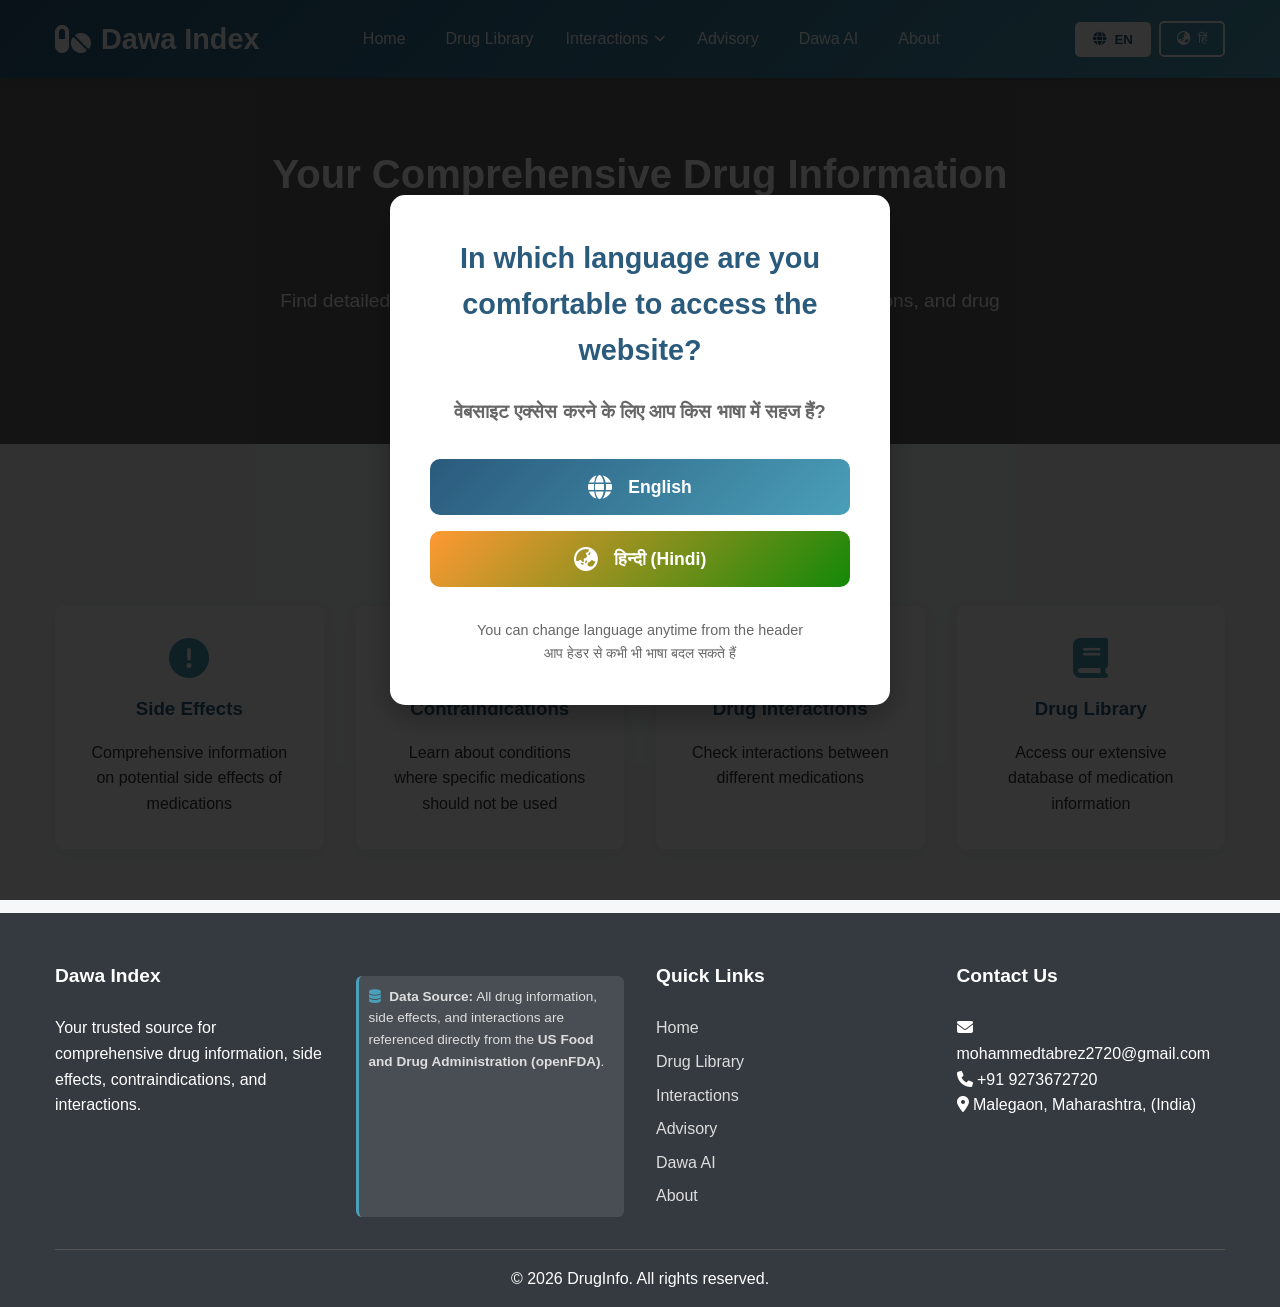
<file: Index.html>
<!DOCTYPE html>
<html lang="en">
<head>
    <meta charset="UTF-8">
    <meta name="viewport" content="width=device-width, initial-scale=1.0">
    <title>DawaIndex- Drug Information Portal</title>
    <link rel="stylesheet" href="https://cdnjs.cloudflare.com/ajax/libs/font-awesome/6.4.0/css/all.min.css">
    <link rel="stylesheet" href="style.css">
    <script src="drugData.js" defer></script>
    <script src="script.js" defer></script>
    <script src="language.js"></script>
    <script src="dawa-ai.html"></script>

</head>
<body>
    <!-- Header -->
    <header class="notranslate">
    <div class="container header-content">
        <div class="logo">
            <i class="fas fa-pills"></i>
            <h1 data-i18n="app_name">Dawa Index</h1>
        </div>
        <nav>
            <ul>
                <li><a href="Index.html" data-i18n="home">Home</a></li>
                <li><a href="library.html" data-i18n="drug_library">Drug Library</a></li>
                 <!-- ===== INTERACTIONS WITH DROPDOWN ===== -->
                    <li class="dropdown-parent">
                        <span class="nav-link-with-arrow" data-i18n="interactions">
                            Interactions
                            <i class="fas fa-chevron-down arrow-icon"></i>
                        </span>
                        <ul class="dropdown-menu">
                            <li>
                                <a href="interactions.html">
                                    <i class="fas fa-exchange-alt"></i>
                                    Drug-Drug Interaction Checker
                                </a>
                            </li>
                            <li>
                                <a href="Drug-Herb.html">
                                    <i class="fas fa-mortar-pestle"></i>
                                    Drug-Herb Interactions Checker
                                    <span class="badge-new">New</span>
                                </a>
                            </li> 
                            <li>
                                <a href="Drug-Food.html">
                                    <i class="fas fa-utensils"></i>
                                    Drug-Food Interactions Checker
                                    <span class="badge-new">New</span>
                                </a>
                            </li> 
                        </ul>
                           
                <li><a href="advisory.html" data-i18n="advisory">Advisory</a></li>
                <li><a href="dawa-ai.html" data-i18n="dawa_ai"> Dawa AI</a></li>
                <li><a href="About.html" data-i18n="about">About</a></li>
                
            </ul>
        </nav>
        
    </div>
</header>


    <!-- Hero Section -->
    <section class="hero">
    <div class="container hero-content">
        <h2 data-i18n="welcome_message">Your Comprehensive Drug Information Resource</h2>
        <p data-i18n="welcome_subtitle">Find detailed information about medications, side effects, contraindications, and drug interactions</p>
        
    </div>
</section>

    <!-- Features Section -->
    <section class="features">
    <div class="container">
       <h2 data-i18n="what_we_offer" class="section-title">What We Offer</h2>
        <div class="features-grid">
            <div class="feature-card">
                <i class="fas fa-exclamation-circle"></i>
                <h3 data-i18n="side_effects">Side Effects</h3>
                <p data-i18n="side_effects_desc">Comprehensive information on potential side effects of medications</p>
            </div>
            <div class="feature-card">
                <i class="fas fa-ban"></i>
                <h3 data-i18n="contraindications">Contraindications</h3>
                <p data-i18n="contraindications_desc">Learn about conditions where specific medications should not be used</p>
            </div>
            <div class="feature-card">
                <i class="fas fa-exchange-alt"></i>
                <h3 data-i18n="drug_interactions">Drug Interactions</h3>
                <p data-i18n="drug_interactions_desc">Check interactions between different medications</p>
            </div>
            <div class="feature-card">
                <i class="fas fa-book"></i>
                <h3 data-i18n="drug_library">Drug Library</h3>
                <p data-i18n="drug_library_desc">Access our extensive database of medication information</p>
            </div>
        </div>
    </div>
</section>

    <!-- Interaction Checker Section -->
  

    <!-- Login Modal -->
   

    <!-- Register Modal -->
    
    <!-- Footer -->
    <footer class="notranslate">
    <div class="container">
        <div class="footer-content">
            <div class="footer-section">
                <h3 data-i18n="app_name">Dawa Index</h3>
                <p data-i18n="footer_desc">Your trusted source for comprehensive drug information, side effects, contraindications, and interactions.</p>
            </div>
             <div style="margin-top: 15px; padding: 10px; background: rgba(255,255,255,0.1); border-radius: 6px; border-left: 3px solid #4a9fb9;">
                    <p style="font-size: 0.85rem; margin: 0; color: #ddd;">
                        <i class="fas fa-database" style="color: #4a9fb9; margin-right: 5px;"></i>
                        <strong>Data Source:</strong> All drug information, side effects, and interactions are referenced directly from the <strong>US Food and Drug Administration (openFDA)</strong>.
                    </p>
                </div>
            <div class="footer-section">
                <h3 data-i18n="quick_links">Quick Links</h3>
                <ul>
                    <li><a href="index.html" data-i18n="home">Home</a></li>
                    <li><a href="library.html" data-i18n="drug_library">Drug Library</a></li>
                    <li><a href="interactions.html" data-i18n="interactions">Interactions</a></li>
                    <li><a href="advisory.html" data-i18n="advisory">Advisory</a></li>
                    <li><a href="dawa-ai.html" data-i18n="dawa_ai"> Dawa AI</a></li>
                    <li><a href="About.html" data-i18n="about">About</a></li>
                    
                </ul>
            </div>
            <div class="footer-section">
                <h3 data-i18n="contact_us">Contact Us</h3>
                <p><i class="fas fa-envelope"></i> mohammedtabrez2720@gmail.com</p>
                <p><i class="fas fa-phone"></i> +91 9273672720</p>
                <p><i class="fas fa-map-marker-alt"></i><span data-i18n="contact_location"> Malegaon, Maharashtra, (India)</span></p>
            </div>
        </div>
               
        <div class="footer-bottom">
            <p>&copy; 2026 <span data-i18n="app_name">DrugInfo</span>. <span data-i18n="all_rights_reserved">All rights reserved</span>.</p>
        </div>
    </div>
</footer>

<!-- Update modal titles -->
<div class="modal" id="loginModal">
    <div class="modal-content">
        <div class="modal-header">
            <h2 data-i18n="login_title">Login to Your Account</h2>
            <span class="close" onclick="closeLoginModal()">&times;</span>
        </div>
        <form id="loginForm">
            <div class="form-group">
                <label for="email" data-i18n="email">Email Address</label>
                <input type="email" id="email" data-i18n-placeholder="email" placeholder="Enter your email" required>
            </div>
            <div class="form-group">
                <label for="password" data-i18n="password">Password</label>
                <input type="password" id="password" data-i18n-placeholder="password" placeholder="Enter your password" required>
            </div>
            <button type="submit" class="btn btn-primary" style="width: 100%;" data-i18n="login">Login</button>
        </form>
        <p style="text-align: center; margin-top: 1rem;">
            <span data-i18n="dont_have_account">Don't have an account?</span>
            <a href="#" onclick="switchToRegister()" style="color: var(--primary);" data-i18n="switch_to_register">Register</a>
        </p>
    </div>
</div>
</body>
</html>
</file>
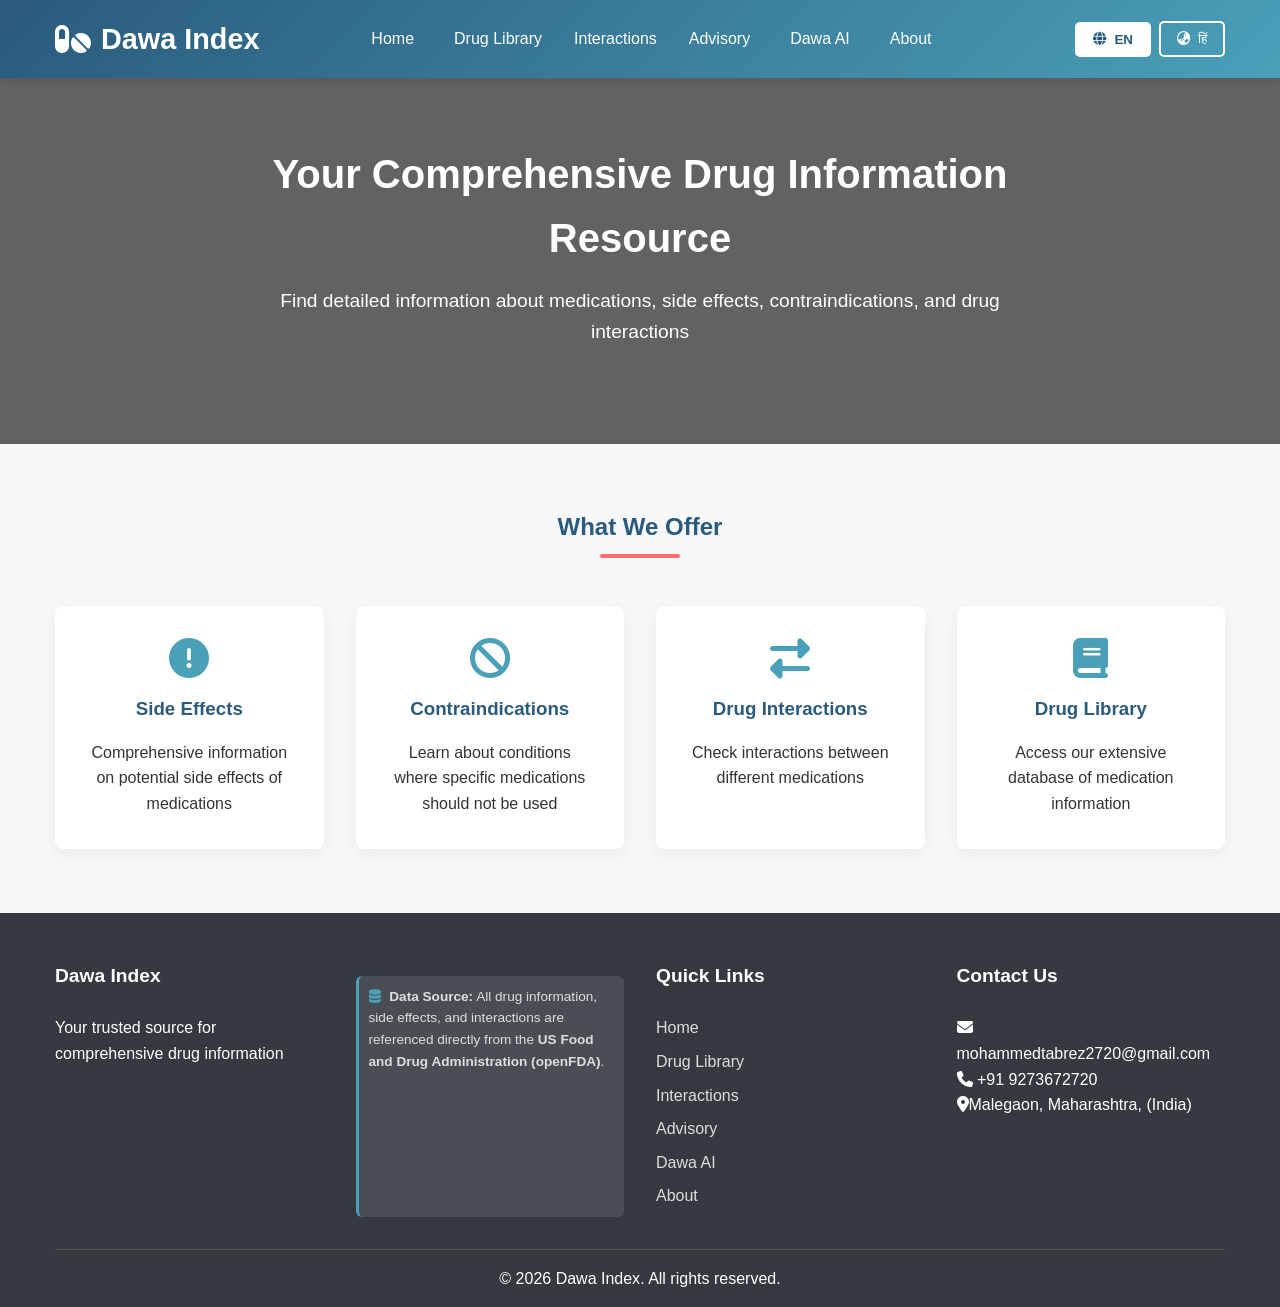
<file: index.html>
<!DOCTYPE html>
<html lang="en">
<head>
    <meta charset="UTF-8">
    <meta name="viewport" content="width=device-width, initial-scale=1.0">
    <title>DawaIndex- Drug Information Portal</title>
    <link rel="stylesheet" href="https://cdnjs.cloudflare.com/ajax/libs/font-awesome/6.4.0/css/all.min.css">
    <link rel="stylesheet" href="style.css">
    <script src="drugData.js" defer></script>
    <script src="script.js" defer></script>
    <script src="language.js"></script>
    <script src="dawa-ai.html"></script>

</head>
<body>
    <!-- Header -->
    <header class="notranslate">
    <div class="container header-content">
        <div class="logo">
            <i class="fas fa-pills"></i>
            <h1 data-i18n="app_name">Dawa Index</h1>
        </div>
        <nav>
            <ul>
                <li><a href="index.html" data-i18n="home">Home</a></li>
                <li><a href="library.html" data-i18n="drug_library">Drug Library</a></li>
                 <!-- ===== INTERACTIONS WITH DROPDOWN ===== -->
                    <li class="dropdown-parent">
                        <span class="nav-link-with-arrow" data-i18n="interactions">
                            Interactions
                            <i class="fas fa-chevron-down arrow-icon"></i>
                        </span>
                        <ul class="dropdown-menu">
                            <li>
                                <a href="interactions.html">
                                    <i class="fas fa-exchange-alt"></i>
                                    Drug-Drug Interaction Checker
                                </a>
                            </li>
                            <li>
                                <a href="Drug-Herb.html">
                                    <i class="fas fa-mortar-pestle"></i>
                                    Drug-Herb Interactions Checker
                                    <span class="badge-new">New</span>
                                </a>
                            </li> 
                            <li>
                                <a href="Drug-Food.html">
                                    <i class="fas fa-utensils"></i>
                                    Drug-Food Interactions Checker
                                    <span class="badge-new">New</span>
                                </a>
                            </li> 
                        </ul>
                           
                <li><a href="advisory.html" data-i18n="advisory">Advisory</a></li>
                <li><a href="dawa-ai.html" data-i18n="dawa_ai"> Dawa AI</a></li>
                <li><a href="About.html" data-i18n="about">About</a></li>
                
            </ul>
        </nav>
        
    </div>
</header>


    <!-- Hero Section -->
    <section class="hero">
    <div class="container hero-content">
        <h2 data-i18n="welcome_message">Your Comprehensive Drug Information Resource</h2>
        <p data-i18n="welcome_subtitle">Find detailed information about medications, side effects, contraindications, and drug interactions</p>
        
    </div>
</section>

    <!-- Features Section -->
    <section class="features">
    <div class="container">
       <h2 data-i18n="what_we_offer" class="section-title">What We Offer</h2>
        <div class="features-grid">
            <div class="feature-card">
                <i class="fas fa-exclamation-circle"></i>
                <h3 data-i18n="side_effects">Side Effects</h3>
                <p data-i18n="side_effects_desc">Comprehensive information on potential side effects of medications</p>
            </div>
            <div class="feature-card">
                <i class="fas fa-ban"></i>
                <h3 data-i18n="contraindications">Contraindications</h3>
                <p data-i18n="contraindications_desc">Learn about conditions where specific medications should not be used</p>
            </div>
            <div class="feature-card">
                <i class="fas fa-exchange-alt"></i>
                <h3 data-i18n="drug_interactions">Drug Interactions</h3>
                <p data-i18n="drug_interactions_desc">Check interactions between different medications</p>
            </div>
            <div class="feature-card">
                <i class="fas fa-book"></i>
                <h3 data-i18n="drug_library">Drug Library</h3>
                <p data-i18n="drug_library_desc">Access our extensive database of medication information</p>
            </div>
        </div>
    </div>
</section>

    <!-- Interaction Checker Section -->
  

    <!-- Login Modal -->
   

    <!-- Register Modal -->
    
    <!-- Footer -->
    <footer class="notranslate">
    <div class="container">
        <div class="footer-content">
            <div class="footer-section">
                <h3 data-i18n="app_name">Dawa Index</h3>
                <p data-i18n="footer_desc">Your trusted source for comprehensive drug information, side effects, contraindications, and interactions.</p>
            </div>
             <div style="margin-top: 15px; padding: 10px; background: rgba(255,255,255,0.1); border-radius: 6px; border-left: 3px solid #4a9fb9;">
                    <p style="font-size: 0.85rem; margin: 0; color: #ddd;">
                        <i class="fas fa-database" style="color: #4a9fb9; margin-right: 5px;"></i>
                        <strong>Data Source:</strong> All drug information, side effects, and interactions are referenced directly from the <strong>US Food and Drug Administration (openFDA)</strong>.
                    </p>
                </div>
            <div class="footer-section">
                <h3 data-i18n="quick_links">Quick Links</h3>
                <ul>
                    <li><a href="index.html" data-i18n="home">Home</a></li>
                    <li><a href="library.html" data-i18n="drug_library">Drug Library</a></li>
                    <li><a href="interactions.html" data-i18n="interactions">Interactions</a></li>
                    <li><a href="advisory.html" data-i18n="advisory">Advisory</a></li>
                    <li><a href="dawa-ai.html" data-i18n="dawa_ai"> Dawa AI</a></li>
                    <li><a href="About.html" data-i18n="about">About</a></li>
                    
                </ul>
            </div>
            <div class="footer-section">
                <h3 data-i18n="contact_us">Contact Us</h3>
                <p><i class="fas fa-envelope"></i> mohammedtabrez2720@gmail.com</p>
                <p><i class="fas fa-phone"></i> +91 9273672720</p>
                <p><i class="fas fa-map-marker-alt"></i><span data-i18n="contact_location"> Malegaon, Maharashtra, (India)</span></p>
            </div>
        </div>
               
        <div class="footer-bottom">
            <p>&copy; 2026 <span data-i18n="app_name">DrugInfo</span>. <span data-i18n="all_rights_reserved">All rights reserved</span>.</p>
        </div>
    </div>
</footer>

<!-- Update modal titles -->
<div class="modal" id="loginModal">
    <div class="modal-content">
        <div class="modal-header">
            <h2 data-i18n="login_title">Login to Your Account</h2>
            <span class="close" onclick="closeLoginModal()">&times;</span>
        </div>
        <form id="loginForm">
            <div class="form-group">
                <label for="email" data-i18n="email">Email Address</label>
                <input type="email" id="email" data-i18n-placeholder="email" placeholder="Enter your email" required>
            </div>
            <div class="form-group">
                <label for="password" data-i18n="password">Password</label>
                <input type="password" id="password" data-i18n-placeholder="password" placeholder="Enter your password" required>
            </div>
            <button type="submit" class="btn btn-primary" style="width: 100%;" data-i18n="login">Login</button>
        </form>
        <p style="text-align: center; margin-top: 1rem;">
            <span data-i18n="dont_have_account">Don't have an account?</span>
            <a href="#" onclick="switchToRegister()" style="color: var(--primary);" data-i18n="switch_to_register">Register</a>
        </p>
    </div>
</div>
</body>
</html>
</file>
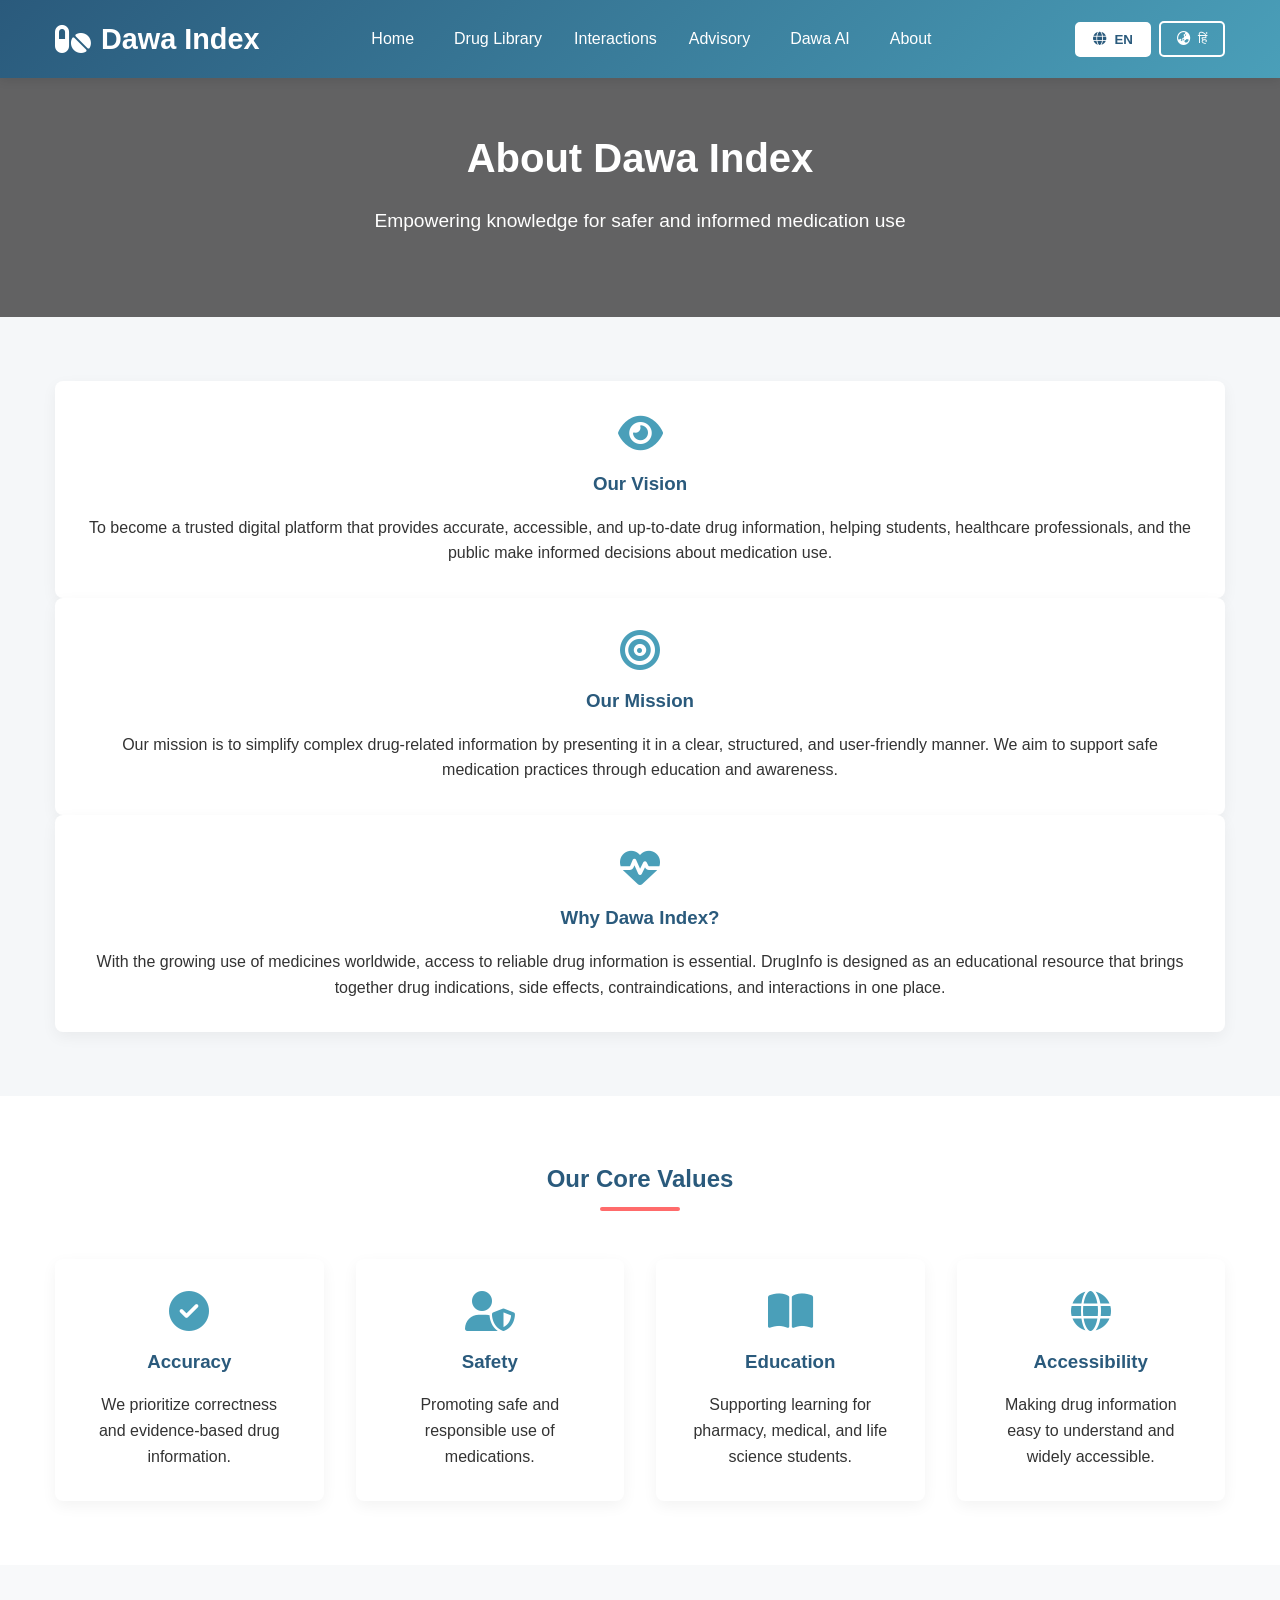
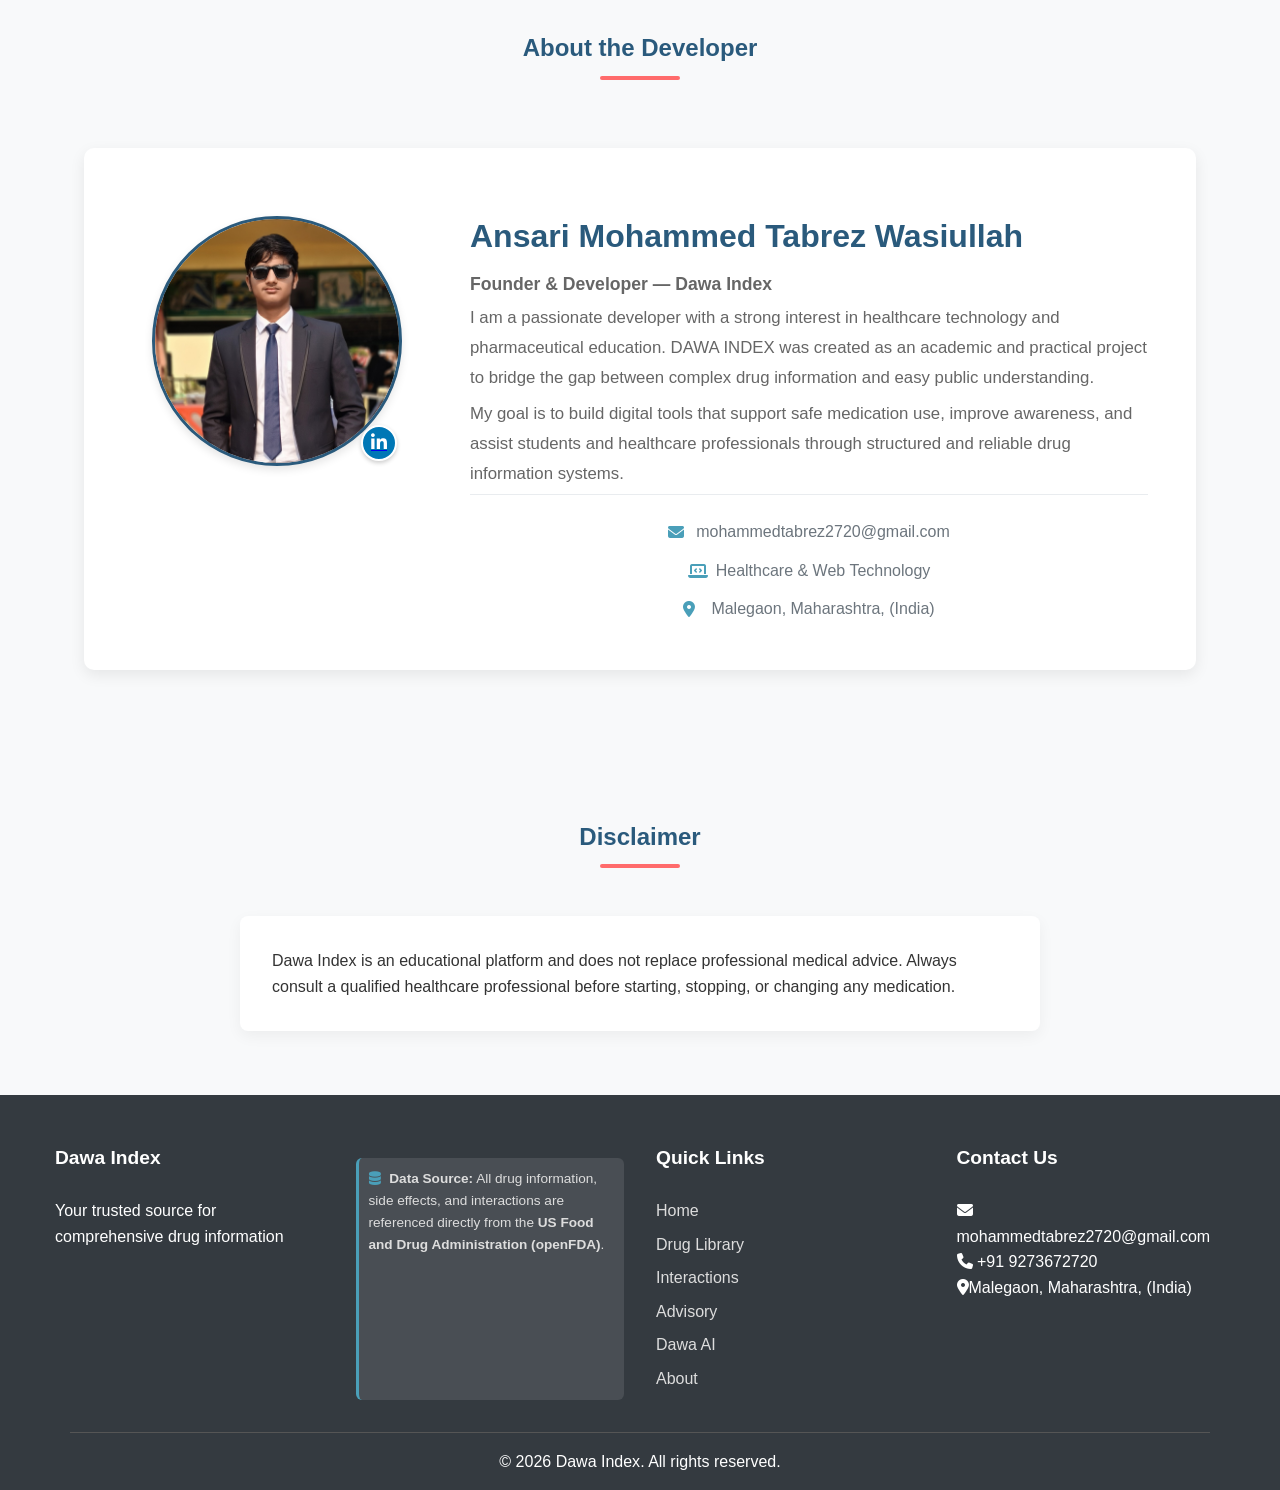
<file: About.html>
<!DOCTYPE html>
<html lang="en">
<head>
    <meta charset="UTF-8">
    <title>About Us | Dawa Index</title>
    <meta name="viewport" content="width=device-width, initial-scale=1.0">
    <link rel="stylesheet" href="style.css">
    <link rel="stylesheet" href="https://cdnjs.cloudflare.com/ajax/libs/font-awesome/6.4.0/css/all.min.css">
    <script src="language.js"></script>
</head>

<body>
<!-- ================= HEADER ================= -->
<header class="notranslate">
    <div class="container header-content">
      <div class="logo">
        <i class="fas fa-pills"></i>
        <h1 data-i18n="app_name">Dawa Index</h1>
    </div>
    <nav>
        <ul>
            <li><a href="index.html" data-i18n="home">Home</a></li>
            <li><a href="library.html" data-i18n="drug_library">Drug Library</a></li>
            <li class="dropdown-parent">
                <span class="nav-link-with-arrow" data-i18n="interactions">
                    Interactions
                    <i class="fas fa-chevron-down arrow-icon"></i>
                </span>
                <ul class="dropdown-menu">
                    <li><a href="interactions.html"><i class="fas fa-exchange-alt"></i> Drug-Drug Interaction Checker</a></li>
                    <li><a href="Drug-Herb.html"><i class="fas fa-mortar-pestle"></i> Drug-Herb Interactions Checker <span class="badge-new">New</span></a></li> 
                    <li><a href="Drug-Food.html"><i class="fas fa-utensils"></i> Drug-Food Interactions Checker <span class="badge-new">New</span></a></li> 
                </ul>
            </li>
            <li><a href="advisory.html" data-i18n="advisory">Advisory</a></li>
            <li><a href="dawa-ai.html" data-i18n="dawa_ai"> Dawa AI</a></li>
            <li><a href="About.html" data-i18n="about">About</a></li>
        </ul>
    </nav>
    </div>
</header>

<!-- ================= HERO ================= -->
<section class="hero" style="padding: 3rem 0;">
    <div class="container hero-content">
        <h2 data-i18n="about_title">About Dawa Index</h2>
        <p data-i18n="about_subtitle">Empowering knowledge for safer and informed medication use</p>
    </div>
</section>

<!-- ================= ABOUT CONTENT ================= -->
<section class="features">
    <div class="container">
        <!-- Vision -->
        <div class="feature-card">
            <i class="fas fa-eye"></i>
            <h3 data-i18n="our_vision">Our Vision</h3>
            <p data-i18n="vision_desc">
                To become a trusted digital platform that provides accurate, accessible,
                and up-to-date drug information, helping students, healthcare professionals,
                and the public make informed decisions about medication use.
            </p>
        </div>

        <!-- Mission -->
        <div class="feature-card">
            <i class="fas fa-bullseye"></i>
            <h3 data-i18n="our_mission">Our Mission</h3>
            <p data-i18n="mission_desc">
                Our mission is to simplify complex drug-related information by presenting it
                in a clear, structured, and user-friendly manner. We aim to support safe
                medication practices through education and awareness.
            </p>
        </div>

        <!-- Purpose -->
        <div class="feature-card">
            <i class="fas fa-heartbeat"></i>
            <h3 data-i18n="why_druginfo">Why Dawa Index?</h3>
            <p data-i18n="why_desc">
                With the growing use of medicines worldwide, access to reliable drug information
                is essential. DrugInfo is designed as an educational resource that brings
                together drug indications, side effects, contraindications, and interactions
                in one place.
            </p>
        </div>
    </div>
</section>

<!-- ================= CORE VALUES ================= -->
<section class="drug-library">
    <div class="container">
        <h2 class="section-title" data-i18n="core_values">Our Core Values</h2>
        <div class="features-grid">
            <div class="feature-card">
                <i class="fas fa-check-circle"></i>
                <h3 data-i18n="accuracy">Accuracy</h3>
                <p data-i18n="accuracy_desc">We prioritize correctness and evidence-based drug information.</p>
            </div>
            <div class="feature-card">
                <i class="fas fa-user-shield"></i>
                <h3 data-i18n="safety">Safety</h3>
                <p data-i18n="safety_desc">Promoting safe and responsible use of medications.</p>
            </div>
            <div class="feature-card">
                <i class="fas fa-book-open"></i>
                <h3 data-i18n="education">Education</h3>
                <p data-i18n="education_desc">Supporting learning for pharmacy, medical, and life science students.</p>
            </div>
            <div class="feature-card">
                <i class="fas fa-globe"></i>
                <h3 data-i18n="accessibility">Accessibility</h3>
                <p data-i18n="accessibility_desc">Making drug information easy to understand and widely accessible.</p>
            </div>
        </div>
    </div>
</section>

<!-- ================= DEVELOPER PROFILE ================= -->
<section class="team-section">
    <div class="container">
        <h2 class="section-title" data-i18n="developer">About the Developer</h2>
        <div class="team-grid">
            <div class="team-member">
                <div class="profile-container">
                    <div class="circular-image">
                        <img src="Photo.png" alt="Developer Photo">
                    </div>
                    <a href="https://www.linkedin.com/in/mohammed-tabrez-105611380" class="linkedin-badge" title="LinkedIn Profile">
                        <i class="fab fa-linkedin-in"></i>
                    </a>
                </div>
                <div class="member-info">
                    <h3 data-i18n="developer_name">Ansari Mohammed Tabrez Wasiullah</h3>
                    <p class="position" data-i18n="founder">Founder & Developer — Dawa Index</p>
                    <p class="bio" data-i18n="developer_bio1">
                        I am a passionate developer with a strong interest in healthcare
                        technology and pharmaceutical education. DAWA INDEX was created as
                        an academic and practical project to bridge the gap between complex
                        drug information and easy public understanding.
                    </p>
                    <p class="bio" data-i18n="developer_bio2">
                        My goal is to build digital tools that support safe medication use,
                        improve awareness, and assist students and healthcare professionals
                        through structured and reliable drug information systems.
                    </p>
                    <div class="contact-info">
                        <div class="contact-item">
                            <i class="fas fa-envelope"></i> 
                            <span>mohammedtabrez2720@gmail.com</span>
                        </div>
                        <div class="contact-item">
                            <i class="fas fa-laptop-code"></i>
                            <span data-i18n="contact_field">Healthcare & Web Technology</span>
                        </div>
                        <div class="contact-item">
                            <i class="fas fa-location-dot"></i>
                            <span data-i18n="contact_location">Malegaon, Maharashtra, (India)</span>
                        </div>
                    </div>
                </div>
            </div>
        </div>
    </div>
</section>

<!-- ================= DISCLAIMER ================= -->
<section class="interaction-checker">
    <div class="container">
        <h2 class="section-title" data-i18n="disclaimer">Disclaimer</h2>
        <div class="checker-container">
            <p data-i18n="disclaimer_full_text">
                Dawa Index is an educational platform and does not replace professional
                medical advice. Always consult a qualified healthcare professional
                before starting, stopping, or changing any medication.
            </p>
        </div>
    </div>
</section>

<!-- ================= FOOTER ================= -->
<footer class="notranslate">
   <div class="container">
        <div class="footer-content">
            <div class="footer-section">
                <h3 data-i18n="app_name">Dawa Index</h3>
                <p data-i18n="footer_desc">Your trusted source for comprehensive drug information, side effects, contraindications, and interactions.</p>
            </div>
             <div style="margin-top: 15px; padding: 10px; background: rgba(255,255,255,0.1); border-radius: 6px; border-left: 3px solid #4a9fb9;">
                    <p style="font-size: 0.85rem; margin: 0; color: #ddd;">
                        <i class="fas fa-database" style="color: #4a9fb9; margin-right: 5px;"></i>
                        <strong>Data Source:</strong> All drug information, side effects, and interactions are referenced directly from the <strong>US Food and Drug Administration (openFDA)</strong>.
                    </p>
                </div>
            <div class="footer-section">
                <h3 data-i18n="quick_links">Quick Links</h3>
                <ul>
                    <li><a href="index.html" data-i18n="home">Home</a></li>
                    <li><a href="library.html" data-i18n="drug_library">Drug Library</a></li>
                    <li><a href="interactions.html" data-i18n="interactions">Interactions</a></li>
                    <li><a href="advisory.html" data-i18n="advisory">Advisory</a></li>
                    <li><a href="dawa-ai.html" data-i18n="dawa_ai"> Dawa AI</a></li>
                    <li><a href="About.html" data-i18n="about">About</a></li>
                </ul>
            </div>
            <div class="footer-section">
                <h3 data-i18n="contact_us">Contact Us</h3>
                <p><i class="fas fa-envelope"></i> mohammedtabrez2720@gmail.com</p>
                <p><i class="fas fa-phone"></i> +91 9273672720</p>
                <p><i class="fas fa-map-marker-alt"></i><span data-i18n="contact_location">Malegaon, Maharashtra, (India)</span></p>
            </div>
        </div>
    <div class="container">
        <div class="footer-bottom">
            <p>&copy; 2026 <span data-i18n="app_name">DrugInfo</span>. <span data-i18n="all_rights_reserved">All rights reserved</span>.</p>
        </div>
    </div>
</footer>
</body>
</html>
</file>
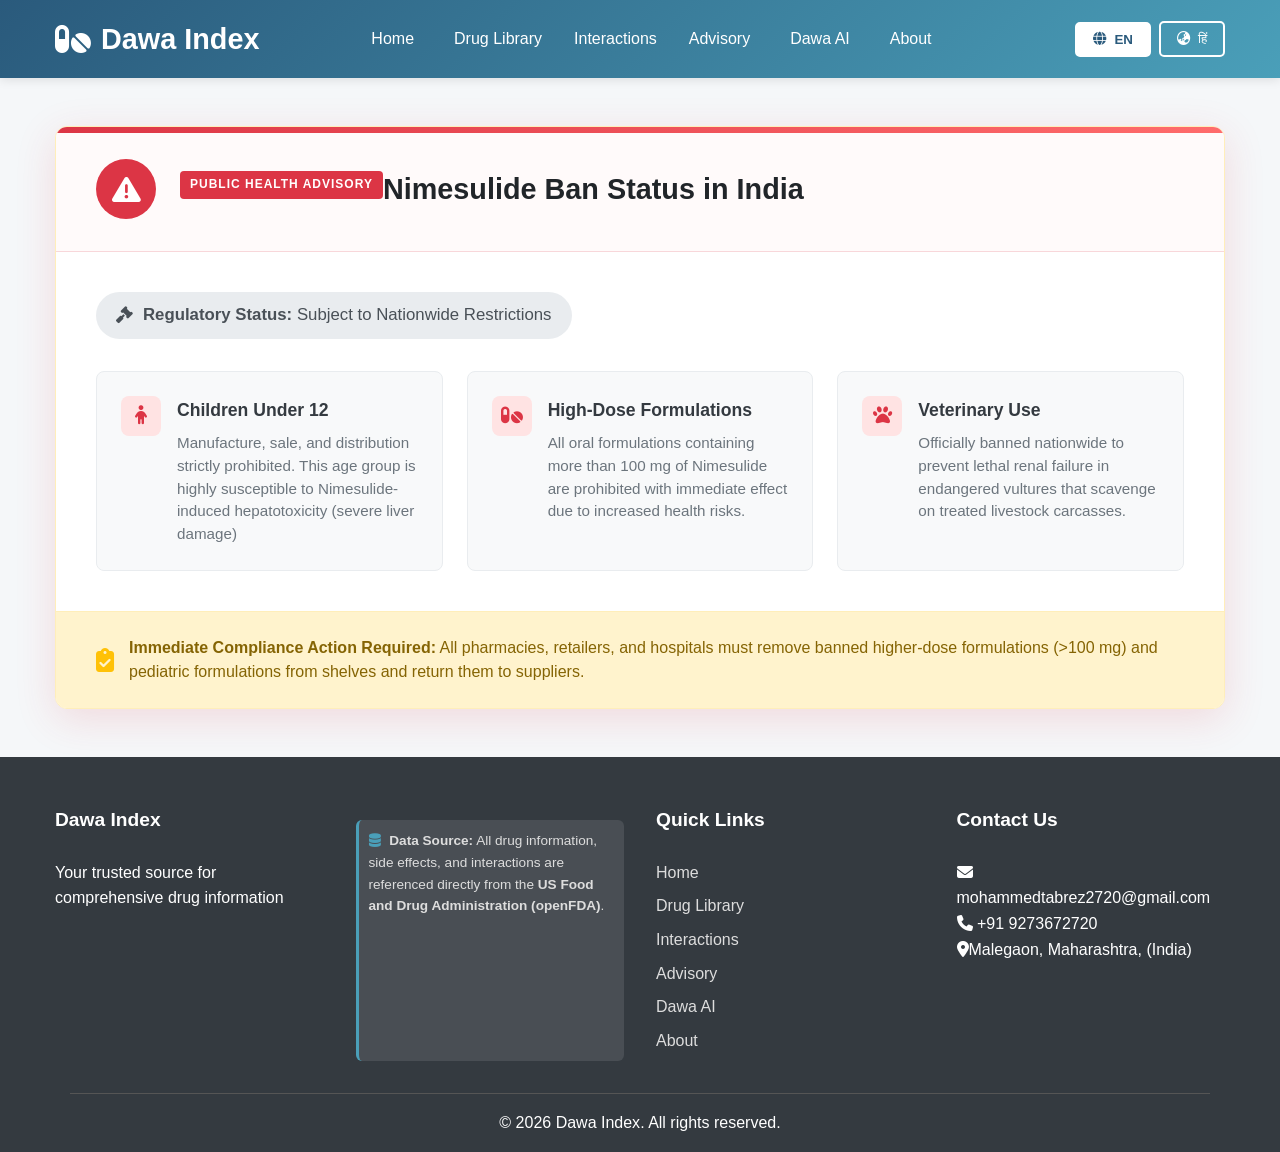
<file: advisory.html>
<!DOCTYPE html>
<html lang="en">
<head>
    <meta charset="UTF-8">
    <meta name="viewport" content="width=device-width, initial-scale=1.0">
    <title>DrugInfo- Drug Information Portal</title>
    <link rel="stylesheet" href="https://cdnjs.cloudflare.com/ajax/libs/font-awesome/6.4.0/css/all.min.css">
    <link rel="stylesheet" href="style.css">
    <script src="drugData.js" defer></script>
    <script src="script.js" defer></script>
    <script src="language.js"></script>

</head>

<body>
    <!-- Header -->
    <header class="notranslate">
    <div class="container header-content">
        <div class="logo">
            <i class="fas fa-pills"></i>
            <h1 data-i18n="app_name">Dawa Index</h1>
        </div>
        <nav>
            <ul>
                <li><a href="index.html" data-i18n="home">Home</a></li>
                <li><a href="library.html" data-i18n="drug_library">Drug Library</a></li>
                <!-- ===== INTERACTIONS WITH DROPDOWN ===== -->
                    <li class="dropdown-parent">
                        <span class="nav-link-with-arrow" data-i18n="interactions">
                            Interactions
                            <i class="fas fa-chevron-down arrow-icon"></i>
                        </span>
                        <ul class="dropdown-menu">
                            <li>
                                <a href="interactions.html">
                                    <i class="fas fa-exchange-alt"></i>
                                    Drug-Drug Interaction Checker
                                </a>
                            </li>
                            <li>
                                <a href="Drug-Herb.html">
                                    <i class="fas fa-mortar-pestle"></i>
                                    Drug-Herb Interactions Checker
                                    <span class="badge-new">New</span>
                                </a>
                            </li> 
                            <li>
                                <a href="Drug-Food.html">
                                    <i class="fas fa-utensils"></i>
                                    Drug-Food Interactions Checker
                                    <span class="badge-new">New</span>
                                </a>
                            </li> 
                        </ul>
                <li><a href="advisory.html" data-i18n="advisory">Advisory</a></li>
                <li><a href="dawa-ai.html" data-i18n="dawa_ai"> Dawa AI</a></li>
                <li><a href="About.html" data-i18n="about">About</a></li>
            </ul>
        </nav>
        
    </div>
</header>

<div class="container" style="padding: 3rem 15px;">
   <div class="news-advisory-card">
        
        <div class="advisory-header">
            <div class="pulse-icon-wrapper">
                <i class="fas fa-exclamation-triangle"></i>
            </div>
            <div class="header-content">
                <span class="urgent-badge" data-i18n="public_health_advisory">PUBLIC HEALTH ADVISORY</span>
                <h2 data-i18n="nimesulide_ban_title">Nimesulide Ban Status in India</h2>
            </div>
        </div>

        <div class="advisory-body">
            <div class="regulatory-status">
                <i class="fas fa-gavel"></i>
                <span><strong data-i18n="regulatory_status">Regulatory Status:</strong> <span data-i18n="nationwide_restrictions">Subject to Nationwide Restrictions</span></span>
            </div>

            <div class="restriction-grid">
                <div class="restriction-card">
                    <div class="icon-box"><i class="fas fa-child"></i></div>
                    <div class="text-box">
                        <h4 data-i18n="children_under_12">Children Under 12</h4>
                        <p data-i18n="children_under_12_desc">Manufacture, sale, and distribution strictly prohibited. This age group is highly susceptible to Nimesulide-induced hepatotoxicity (severe liver damage).</p>
                    </div>
                </div>

                <div class="restriction-card">
                    <div class="icon-box"><i class="fas fa-pills"></i></div>
                    <div class="text-box">
                        <h4 data-i18n="high_dose_formulations">High-Dose Formulations</h4>
                        <p data-i18n="high_dose_desc">All oral formulations containing more than 100 mg of Nimesulide are prohibited with immediate effect due to increased health risks.</p>
                    </div>
                </div>

                <div class="restriction-card">
                    <div class="icon-box"><i class="fas fa-paw"></i></div>
                    <div class="text-box">
                        <h4 data-i18n="veterinary_use">Veterinary Use</h4>
                        <p data-i18n="veterinary_desc">Officially banned nationwide to prevent lethal renal failure in endangered vultures that scavenge on treated livestock carcasses.</p>
                    </div>
                </div>
            </div>
        </div>

        <div class="advisory-footer">
            <i class="fas fa-clipboard-check"></i>
            <div class="footer-text">
                <strong data-i18n="compliance_action">Immediate Compliance Action Required:</strong> 
                <span data-i18n="compliance_desc">All pharmacies, retailers, and hospitals must remove banned higher-dose formulations (>100 mg) and pediatric formulations from shelves and return them to suppliers.</span>
            </div>
        </div>
        
    </div>
        
    </div>
</div>
<footer class="notranslate">
   <div class="container">
        <div class="footer-content">
            <div class="footer-section">
                <h3 data-i18n="app_name">DrugInfo</h3>
                <p data-i18n="footer_desc">Your trusted source for comprehensive drug information, side effects, contraindications, and interactions.</p>
            </div>
             <div style="margin-top: 15px; padding: 10px; background: rgba(255,255,255,0.1); border-radius: 6px; border-left: 3px solid #4a9fb9;">
                    <p style="font-size: 0.85rem; margin: 0; color: #ddd;">
                        <i class="fas fa-database" style="color: #4a9fb9; margin-right: 5px;"></i>
                        <strong>Data Source:</strong> All drug information, side effects, and interactions are referenced directly from the <strong>US Food and Drug Administration (openFDA)</strong>.
                    </p>
                </div>
            <div class="footer-section">
                <h3 data-i18n="quick_links">Quick Links</h3>
                <ul>
                    <li><a href="index.html" data-i18n="home">Home</a></li>
                    <li><a href="library.html" data-i18n="drug_library">Drug Library</a></li>
                    <li><a href="interactions.html" data-i18n="interactions">Interactions</a></li>
                    <li><a href="advisory.html" data-i18n="advisory">Advisory</a></li>
                    <li><a href="dawa-ai.html" data-i18n="dawa_ai"> Dawa AI</a></li>
                    <li><a href="About.html" data-i18n="about">About</a></li>
                    
                </ul>
            </div>
            <div class="footer-section">
                <h3 data-i18n="contact_us">Contact Us</h3>
                <p><i class="fas fa-envelope"></i> mohammedtabrez2720@gmail.com</p>
                <p><i class="fas fa-phone"></i> +91 9273672720</p>
                <p><i class="fas fa-map-marker-alt"></i><span data-i18n="contact_location">Malegaon, Maharashtra, (India)</span></p>
            </div>
        </div>
    
    
    <div class="container">
        <div class="footer-bottom">
            <p>&copy; 2026 <span data-i18n="app_name">DrugInfo</span>. <span data-i18n="all_rights_reserved">All rights reserved</span>.</p>
        </div>
    </div>

    
</footer>
</body>
</html>
</file>
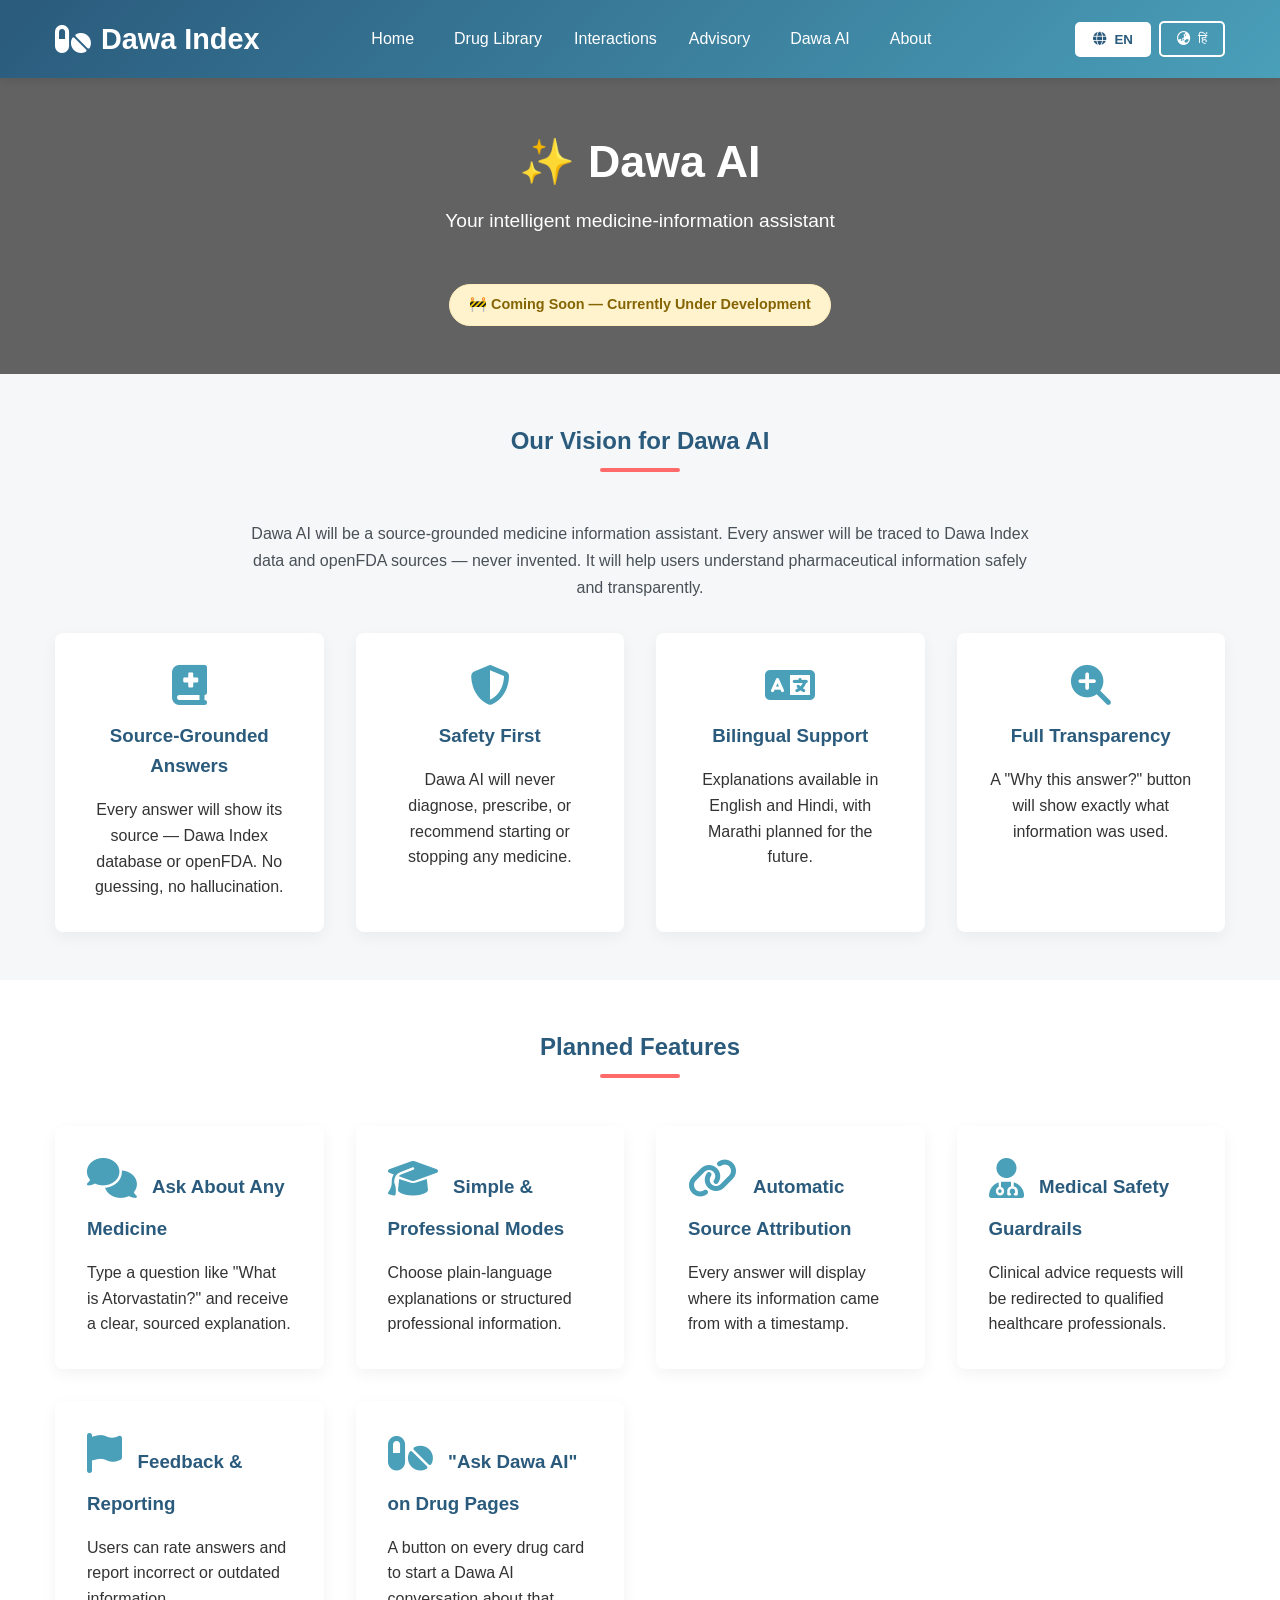
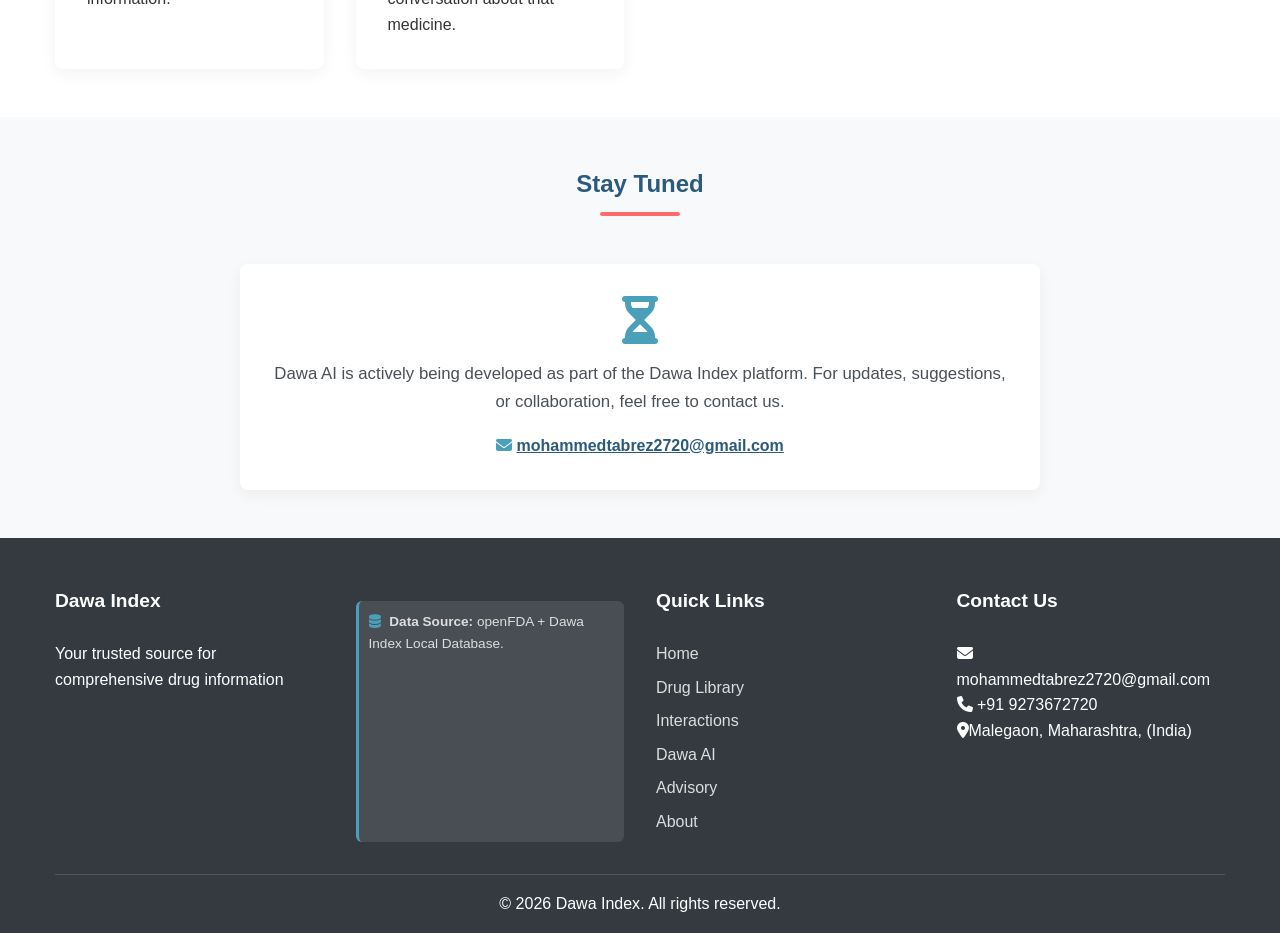
<file: dawa-ai.html>
<!DOCTYPE html>
<html lang="en">
<head>
    <meta charset="UTF-8">
    <meta name="viewport" content="width=device-width, initial-scale=1.0">
    <title>Dawa AI | Coming Soon</title>
    <link rel="stylesheet" href="https://cdnjs.cloudflare.com/ajax/libs/font-awesome/6.4.0/css/all.min.css">
    <link rel="stylesheet" href="style.css">
    <script src="language.js"></script>
</head>
<body>

<!-- ================= HEADER ================= -->
<header class="notranslate">
    <div class="container header-content">
        <div class="logo">
            <i class="fas fa-pills"></i>
            <h1 data-i18n="app_name">Dawa Index</h1>
        </div>
        <nav>
            <ul>
                <li><a href="index.html" data-i18n="home">Home</a></li>
                <li><a href="library.html" data-i18n="drug_library">Drug Library</a></li>
                <li class="dropdown-parent">
                    <span class="nav-link-with-arrow" data-i18n="interactions">
                        Interactions <i class="fas fa-chevron-down arrow-icon"></i>
                    </span>
                    <ul class="dropdown-menu">
                        <li><a href="interactions.html"><i class="fas fa-exchange-alt"></i> Drug-Drug Interaction Checker</a></li>
                        <li><a href="Drug-Herb.html"><i class="fas fa-mortar-pestle"></i> Drug-Herb Interactions Checker <span class="badge-new">New</span></a></li>
                        <li><a href="Drug-Food.html"><i class="fas fa-utensils"></i> Drug-Food Interactions Checker <span class="badge-new">New</span></a></li>
                    </ul>
                </li>
                <li><a href="advisory.html" data-i18n="advisory">Advisory</a></li>
                <li><a href="dawa-ai.html" data-i18n="dawa_ai"> Dawa AI</a></li>
                <li><a href="About.html" data-i18n="about">About</a></li>
            </ul>
        </nav>
    </div>
</header>

<!-- ================= HERO ================= -->
<section class="hero" style="min-height: 220px; padding: 3rem 0;">
    <div class="container hero-content">
        <h1 style="font-size: 2.8rem; margin-bottom: 0.5rem;">
            ✨ <span data-i18n="dawa_ai">Dawa AI</span>
        </h1>
        <p data-i18n="dawa_ai_subtitle" style="font-size: 1.2rem;">
            Your intelligent medicine-information assistant
        </p>
        <span class="coming-soon-badge" data-i18n="coming_soon">
            🚧 Coming Soon — Currently Under Development
        </span>
    </div>
</section>

<!-- ================= VISION SECTION ================= -->
<section class="features" style="padding: 3rem 0;">
    <div class="container">
        <h2 class="section-title" data-i18n="vision_title">Our Vision for Dawa AI</h2>
        <p style="max-width: 800px; margin: 0 auto 2rem; text-align: center; color: #495057; line-height: 1.7;" data-i18n="vision_body">
            Dawa AI will be a source-grounded medicine information assistant. Every answer will be
            traced to Dawa Index data and openFDA sources — never invented. It will help users
            understand pharmaceutical information safely and transparently.
        </p>

        <!-- Vision pillars -->
        <div class="features-grid">

            <div class="feature-card">
                <i class="fas fa-book-medical"></i>
                <h3 data-i18n="pillar_grounded">Source-Grounded Answers</h3>
                <p data-i18n="pillar_grounded_desc">
                    Every answer will show its source — Dawa Index database or openFDA. No guessing, no hallucination.
                </p>
            </div>

            <div class="feature-card">
                <i class="fas fa-shield-alt"></i>
                <h3 data-i18n="pillar_safety">Safety First</h3>
                <p data-i18n="pillar_safety_desc">
                    Dawa AI will never diagnose, prescribe, or recommend starting or stopping any medicine.
                </p>
            </div>

            <div class="feature-card">
                <i class="fas fa-language"></i>
                <h3 data-i18n="pillar_bilingual">Bilingual Support</h3>
                <p data-i18n="pillar_bilingual_desc">
                    Explanations available in English and Hindi, with Marathi planned for the future.
                </p>
            </div>

            <div class="feature-card">
                <i class="fas fa-search-plus"></i>
                <h3 data-i18n="pillar_transparency">Full Transparency</h3>
                <p data-i18n="pillar_transparency_desc">
                    A "Why this answer?" button will show exactly what information was used.
                </p>
            </div>

        </div>
    </div>
</section>

<!-- ================= PLANNED FEATURES ================= -->
<section class="drug-library" style="padding: 3rem 0;">
    <div class="container">
        <h2 class="section-title" data-i18n="planned_features">Planned Features</h2>

        <div class="features-grid">

            <div class="feature-card" style="text-align: left;">
                <h3><i class="fas fa-comments" style="color: #4a9fb9;"></i> &nbsp; <span data-i18n="feat_ask">Ask About Any Medicine</span></h3>
                <p data-i18n="feat_ask_desc">
                    Type a question like "What is Atorvastatin?" and receive a clear, sourced explanation.
                </p>
            </div>

            <div class="feature-card" style="text-align: left;">
                <h3><i class="fas fa-graduation-cap" style="color: #4a9fb9;"></i> &nbsp; <span data-i18n="feat_simple">Simple & Professional Modes</span></h3>
                <p data-i18n="feat_simple_desc">
                    Choose plain-language explanations or structured professional information.
                </p>
            </div>

            <div class="feature-card" style="text-align: left;">
                <h3><i class="fas fa-link" style="color: #4a9fb9;"></i> &nbsp; <span data-i18n="feat_source">Automatic Source Attribution</span></h3>
                <p data-i18n="feat_source_desc">
                    Every answer will display where its information came from with a timestamp.
                </p>
            </div>

            <div class="feature-card" style="text-align: left;">
                <h3><i class="fas fa-user-md" style="color: #4a9fb9;"></i> &nbsp; <span data-i18n="feat_safety">Medical Safety Guardrails</span></h3>
                <p data-i18n="feat_safety_desc">
                    Clinical advice requests will be redirected to qualified healthcare professionals.
                </p>
            </div>

            <div class="feature-card" style="text-align: left;">
                <h3><i class="fas fa-flag" style="color: #4a9fb9;"></i> &nbsp; <span data-i18n="feat_feedback">Feedback & Reporting</span></h3>
                <p data-i18n="feat_feedback_desc">
                    Users can rate answers and report incorrect or outdated information.
                </p>
            </div>

            <div class="feature-card" style="text-align: left;">
                <h3><i class="fas fa-pills" style="color: #4a9fb9;"></i> &nbsp; <span data-i18n="feat_ask_button">"Ask Dawa AI" on Drug Pages</span></h3>
                <p data-i18n="feat_ask_button_desc">
                    A button on every drug card to start a Dawa AI conversation about that medicine.
                </p>
            </div>

        </div>
    </div>
</section>

<!-- ================= NOTIFY / CONTACT ================= -->
<section class="interaction-checker" style="padding: 3rem 0;">
    <div class="container">
        <h2 class="section-title" data-i18n="stay_tuned">Stay Tuned</h2>
        <div class="checker-container" style="text-align: center;">
            <i class="fas fa-hourglass-half" style="font-size: 3rem; color: #4a9fb9; margin-bottom: 1rem;"></i>
            <p style="font-size: 1.05rem; color: #495057; line-height: 1.7;" data-i18n="stay_tuned_body">
                Dawa AI is actively being developed as part of the Dawa Index platform.
                For updates, suggestions, or collaboration, feel free to contact us.
            </p>
            <p style="margin-top: 1rem;">
                <i class="fas fa-envelope" style="color: #4a9fb9;"></i>
                <a href="mailto:mohammedtabrez2720@gmail.com" style="color: #2a5a7c; font-weight: 600;">
                    mohammedtabrez2720@gmail.com
                </a>
            </p>
        </div>
    </div>
</section>

<!-- ================= FOOTER ================= -->
<footer class="notranslate">
    <div class="container">
        <div class="footer-content">
            <div class="footer-section">
                <h3 data-i18n="app_name">Dawa Index</h3>
                <p data-i18n="footer_desc">Your trusted source for comprehensive drug information.</p>
            </div>
            <div style="margin-top: 15px; padding: 10px; background: rgba(255,255,255,0.1); border-radius: 6px; border-left: 3px solid #4a9fb9;">
                <p style="font-size: 0.85rem; margin: 0; color: #ddd;">
                    <i class="fas fa-database" style="color: #4a9fb9; margin-right: 5px;"></i>
                    <strong>Data Source:</strong> openFDA + Dawa Index Local Database.
                </p>
            </div>
            <div class="footer-section">
                <h3 data-i18n="quick_links">Quick Links</h3>
                <ul>
                    <li><a href="index.html" data-i18n="home">Home</a></li>
                    <li><a href="library.html" data-i18n="drug_library">Drug Library</a></li>
                    <li><a href="interactions.html" data-i18n="interactions">Interactions</a></li>
                    <li><a href="dawa-ai.html" data-i18n="dawa_ai">Dawa AI</a></li>
                    <li><a href="advisory.html" data-i18n="advisory">Advisory</a></li>
                    <li><a href="About.html" data-i18n="about">About</a></li>
                </ul>
            </div>
            <div class="footer-section">
                <h3 data-i18n="contact_us">Contact Us</h3>
                <p><i class="fas fa-envelope"></i> mohammedtabrez2720@gmail.com</p>
                <p><i class="fas fa-phone"></i> +91 9273672720</p>
                <p><i class="fas fa-map-marker-alt"></i><span data-i18n="contact_location">Malegaon, Maharashtra, (India)</span></p>
            </div>
        </div>
        <div class="footer-bottom">
            <p>&copy; 2026 <span data-i18n="app_name">DrugInfo</span>. <span data-i18n="all_rights_reserved">All rights reserved</span>.</p>
        </div>
    </div>
</footer>

</body>
</html>
</file>
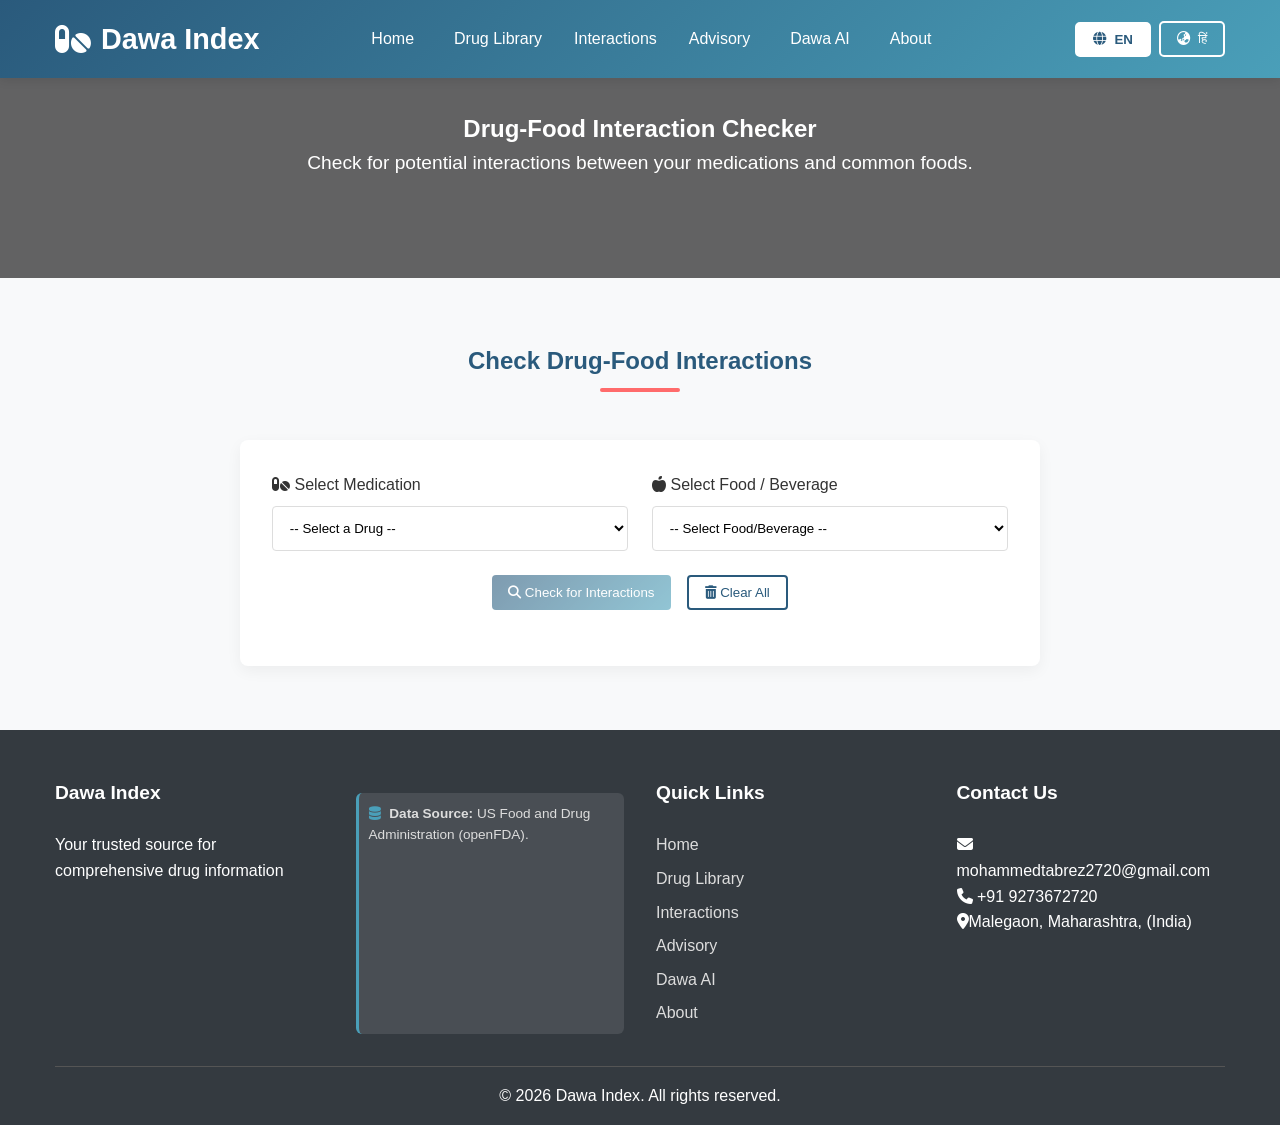
<file: Drug-Food.html>
<!DOCTYPE html>
<html lang="en">
<head>
    <meta charset="UTF-8">
    <meta name="viewport" content="width=device-width, initial-scale=1.0">
    <title>Drug-Food Interaction Checker | Dawa Index</title>
    <link rel="stylesheet" href="https://cdnjs.cloudflare.com/ajax/libs/font-awesome/6.4.0/css/all.min.css">
    <link rel="stylesheet" href="style.css">
    <script src="language.js"></script>
</head>
<body>
    <header class="notranslate">
        <div class="container header-content">
            <div class="logo">
                <i class="fas fa-pills"></i>
                <h1 data-i18n="app_name">Dawa Index</h1>
            </div>
            <nav>
                <ul>
                    <li><a href="index.html" data-i18n="home">Home</a></li>
                    <li><a href="library.html" data-i18n="drug_library">Drug Library</a></li>
                    <li class="dropdown-parent">
                        <span class="nav-link-with-arrow" data-i18n="interactions">
                            Interactions
                            <i class="fas fa-chevron-down arrow-icon"></i>
                        </span>
                        <ul class="dropdown-menu">
                            <li><a href="interactions.html"><i class="fas fa-exchange-alt"></i> Drug-Drug Interaction Checker</a></li>
                            <li><a href="Drug-Herb.html"><i class="fas fa-mortar-pestle"></i> Drug-Herb Interactions Checker <span class="badge-new">New</span></a></li> 
                            <li><a href="Drug-Food.html"><i class="fas fa-utensils"></i> Drug-Food Interactions Checker <span class="badge-new">New</span></a></li> 
                        </ul>
                    </li>
                    <li><a href="advisory.html" data-i18n="advisory">Advisory</a></li>
                    <li><a href="dawa-ai.html" data-i18n="dawa_ai"> Dawa AI</a></li>
                    <li><a href="About.html" data-i18n="about">About</a></li>
                </ul>
            </nav>
        </div>
    </header>

    <section class="hero" style="min-height: 200px; padding: 2rem 0;">
        <div class="container hero-content">
            <h1 data-i18n="drug_food_title"><i class="fas fa-utensils"></i> Drug-Food Interaction Checker</h1>
            <p data-i18n="drug_food_subtitle">Check for potential interactions between your medications and common foods.</p>
        </div>
    </section>

    <section class="interaction-checker">
        <div class="container">
            <h2 class="section-title" data-i18n="check_food_interactions">Check Drug-Food Interactions</h2>
            
            <div class="checker-container">
                <div class="drug-selectors" style="display: grid; grid-template-columns: 1fr 1fr; gap: 1.5rem; margin-bottom: 1.5rem;">
                    <div class="selector">
                        <label for="drugSelect"><i class="fas fa-pills"></i> <span data-i18n="select_drug">Select Medication</span></label>
                        <select id="drugSelect">
                            <!-- NO data-i18n here, so these stay in English -->
                            <option value="" data-i18n="select_drug_placeholder">-- Select a Drug --</option>
                            <option value="warfarin">Warfarin (Anticoagulant)</option>
                            <option value="maoi">MAOIs (Antidepressants)</option>
                            <option value="metformin">Metformin (Diabetes)</option>
                            <option value="statin">Statins (Atorvastatin)</option>
                            <option value="ace_inhibitor">ACE Inhibitors (Lisinopril)</option>
                        </select>
                    </div>
                    <div class="selector">
                        <label for="foodSelect"><i class="fas fa-apple-alt"></i> <span data-i18n="select_food">Select Food / Beverage</span></label>
                        <select id="foodSelect">
                            <!-- NO data-i18n here, so these stay in English -->
                            <option value="" data-i18n="select_food_placeholder">-- Select Food/Beverage --</option>
                            <option value="vitamin_k">Vitamin K (Kale, Spinach, Broccoli)</option>
                            <option value="tyramine">Tyramine (Aged Cheese, Red Wine)</option>
                            <option value="alcohol">Alcohol</option>
                            <option value="grapefruit">Grapefruit / Grapefruit Juice</option>
                            <option value="potassium">High Potassium Foods (Bananas, Oranges)</option>
                        </select>
                    </div>
                </div>

                <div class="action-buttons" style="display: flex; gap: 1rem; margin: 1.5rem 0; justify-content: center;">
                    <button id="checkFoodInteractionBtn" class="btn btn-primary" disabled>
                        <i class="fas fa-search"></i> <span data-i18n="check_interactions">Check for Interactions</span>
                    </button>
                    <button id="clearFoodBtn" class="btn btn-outline" style="color: #2a5a7c; border-color: #2a5a7c;">
                        <i class="fas fa-trash-alt"></i> <span data-i18n="clear_all">Clear</span>
                    </button>
                </div>

                <div id="foodResultsContainer" style="display: none; margin-top: 2rem;">
                    <h3 data-i18n="interaction_results"><i class="fas fa-file-medical"></i> Interaction Report</h3>
                    <div id="foodDetailedResults" class="detailed-results" style="margin-top: 1rem;"></div>
                </div>
            </div>
        </div>
    </section>

    <footer class="notranslate">
        <div class="container">
            <div class="footer-content">
                <div class="footer-section">
                    <h3 data-i18n="app_name">Dawa Index</h3>
                    <p data-i18n="footer_desc">Your trusted source for comprehensive drug information.</p>
                </div>
                <div style="margin-top: 15px; padding: 10px; background: rgba(255,255,255,0.1); border-radius: 6px; border-left: 3px solid #4a9fb9;">
                    <p style="font-size: 0.85rem; margin: 0; color: #ddd;">
                        <i class="fas fa-database" style="color: #4a9fb9; margin-right: 5px;"></i>
                        <strong>Data Source:</strong> US Food and Drug Administration (openFDA).
                    </p>
                </div>
                <div class="footer-section">
                    <h3 data-i18n="quick_links">Quick Links</h3>
                    <ul>
                        <li><a href="index.html" data-i18n="home">Home</a></li>
                        <li><a href="library.html" data-i18n="drug_library">Drug Library</a></li>
                        <li><a href="interactions.html" data-i18n="interactions">Interactions</a></li>
                        <li><a href="advisory.html" data-i18n="advisory">Advisory</a></li>
                        <li><a href="dawa-ai.html" data-i18n="dawa_ai"> Dawa AI</a></li>
                        <li><a href="About.html" data-i18n="about">About</a></li>
                    </ul>
                </div>
                <div class="footer-section">
                    <h3 data-i18n="contact_us">Contact Us</h3>
                    <p><i class="fas fa-envelope"></i> mohammedtabrez2720@gmail.com</p>
                    <p><i class="fas fa-phone"></i> +91 9273672720</p>
                    <p><i class="fas fa-map-marker-alt"></i><span data-i18n="contact_location">Malegaon, Maharashtra, (India)</span></p>
                </div>
            </div>
            <div class="footer-bottom">
                <p>&copy; 2026 <span data-i18n="app_name">DrugInfo</span>. <span data-i18n="all_rights_reserved">All rights reserved</span>.</p>
            </div>
        </div>
    </footer>

    <script>
        const foodInteractionsDB = [
            { drug: 'warfarin', food: 'vitamin_k', severity: 'moderate', desc_en: 'Vitamin K can reduce the anticoagulant effect of Warfarin, increasing the risk of blood clots.', desc_hi: 'विटामिन K वारफारिन के एंटीकोआगुलेंट प्रभाव को कम कर सकता है, जिससे रक्त के थक्के बनने का खतरा बढ़ जाता है।', rec_en: 'Maintain a consistent intake of Vitamin K. Do not drastically change your diet without consulting your doctor.', rec_hi: 'विटामिन K का सेवन लगातार बनाए रखें। अपने डॉक्टर से परामर्श किए बिना अपने आहार में अचानक बदलाव न करें।' },
            { drug: 'maoi', food: 'tyramine', severity: 'major', desc_en: 'Tyramine can cause a sudden and severe increase in blood pressure (Hypertensive Crisis).', desc_hi: 'टायरामाइन अचानक और गंभीर रक्तचाप वृद्धि (हाइपरटेंसिव क्राइसिस) का कारण बन सकता है।', rec_en: 'Absolutely avoid foods high in Tyramine (aged cheese, cured meats, red wine) while taking MAOIs.', rec_hi: 'MAOIs लेते समय टायरामाइन युक्त खाद्य पदार्थों (पुराना चीज़, नमकीन मांस, रेड वाइन) से पूरी तरह बचें।' },
            { drug: 'metformin', food: 'alcohol', severity: 'major', desc_en: 'Alcohol increases the risk of lactic acidosis and can cause dangerous drops in blood sugar.', desc_hi: 'शराब लैक्टिक एसिडोसिस का खतरा बढ़ाती है और रक्त शर्करा में खतरनाक गिरावट का कारण बन सकती है।', rec_en: 'Avoid excessive alcohol consumption. Limit intake and monitor blood sugar closely.', rec_hi: 'अत्यधिक शराब के सेवन से बचें। सेवन सीमित करें और रक्त शर्करा की बारीकी से निगरानी करें।' },
            { drug: 'statin', food: 'grapefruit', severity: 'major', desc_en: 'Grapefruit juice increases the levels of statins in the blood, raising the risk of muscle damage (rhabdomyolysis).', desc_hi: 'अंगूर का रस रक्त में स्टैटिन के स्तर को बढ़ाता है, जिससे मांसपेशियों को नुकसान (रैबडोमायोलिसिस) का खतरा बढ़ जाता है।', rec_en: 'Avoid grapefruit and grapefruit juice completely while taking this medication.', rec_hi: 'यह दवा लेते समय अंगूर और अंगूर के रस से पूरी तरह बचें।' },
            { drug: 'ace_inhibitor', food: 'potassium', severity: 'moderate', desc_en: 'ACE Inhibitors increase potassium retention. High potassium foods can lead to hyperkalemia.', desc_hi: 'ACE इनहिबिटर पोटेशियम प्रतिधारण को बढ़ाते हैं। उच्च पोटेशियम वाले खाद्य पदार्थ हाइपरकेलेमिया का कारण बन सकते हैं।', rec_en: 'Monitor potassium levels. Moderate your intake of high-potassium foods.', rec_hi: 'पोटेशियम के स्तर की निगरानी करें। उच्च पोटेशियम वाले खाद्य पदार्थों का सेवन संयमित करें।' }
        ];

        let currentFoodResult = null;

        document.addEventListener('DOMContentLoaded', function() {
            const drugSelect = document.getElementById('drugSelect');
            const foodSelect = document.getElementById('foodSelect');
            const checkBtn = document.getElementById('checkFoodInteractionBtn');
            const clearBtn = document.getElementById('clearFoodBtn');
            const resultsContainer = document.getElementById('foodResultsContainer');
            const detailedResults = document.getElementById('foodDetailedResults');

            function validateForm() { checkBtn.disabled = !(drugSelect.value && foodSelect.value); }
            drugSelect.addEventListener('change', validateForm);
            foodSelect.addEventListener('change', validateForm);

            function renderResult() {
                if (!currentFoodResult) return;
                const lang = localStorage.getItem('druginfo_lang') || 'en';
                const t = (key) => window.languageManager ? window.languageManager.getTranslation(key) : key;
                
                const interaction = currentFoodResult;
                // Because the <option> tags no longer have data-i18n, .text will ALWAYS be English
                const drugText = drugSelect.options[drugSelect.selectedIndex].text;
                const foodText = foodSelect.options[foodSelect.selectedIndex].text;

                resultsContainer.style.display = 'block';
                
                if (interaction.notFound) {
                    detailedResults.innerHTML = `
                        <div class="no-interactions" style="text-align: center; padding: 2rem; background: #f8f9fa; border-radius: 8px;">
                            <i class="fas fa-check-circle" style="font-size: 3rem; color: #28a745; margin-bottom: 1rem;"></i>
                            <h4>${t('no_interaction_title')}</h4>
                            <p>${t('no_interaction_desc_food')}</p>
                            <p class="note" style="font-size: 0.9rem; color: #6c757d; margin-top: 10px;">${t('consult_doctor_note')}</p>
                        </div>
                    `;
                } else {
                    const desc = lang === 'hi' ? interaction.desc_hi : interaction.desc_en;
                    const rec = lang === 'hi' ? interaction.rec_hi : interaction.rec_en;
                    const severityLabel = t(interaction.severity + '_risk');

                    detailedResults.innerHTML = `
                        <div class="interaction-card">
                            <div class="drug-pair">
                                <div class="drug-item"><h5>${drugText}</h5><span class="category">${t('medication_label')}</span></div>
                                <div class="interaction-symbol"><i class="fas fa-plus"></i></div>
                                <div class="drug-item"><h5>${foodText}</h5><span class="category">${t('food_label')}</span></div>
                            </div>
                            <div class="interactions-list">
                                <div class="interaction-item severity-${interaction.severity}">
                                    <div class="severity-indicator">
                                        <i class="fas ${interaction.severity === 'major' ? 'fa-ban' : 'fa-exclamation-triangle'}"></i>
                                        <span class="severity-label">${severityLabel}</span>
                                    </div>
                                    <div class="interaction-details">
                                        <p class="description">${desc}</p>
                                        <p class="recommendation"><strong>${t('recommendation_label')}</strong> ${rec}</p>
                                    </div>
                                </div>
                            </div>
                        </div>
                    `;
                }
            }

            checkBtn.addEventListener('click', function() {
                currentFoodResult = foodInteractionsDB.find(item => item.drug === drugSelect.value && item.food === foodSelect.value) || { notFound: true };
                renderResult();
            });

            clearBtn.addEventListener('click', function() {
                drugSelect.value = ''; foodSelect.value = ''; validateForm(); resultsContainer.style.display = 'none'; currentFoodResult = null;
            });

            window.refreshInteractionResults = function() { if (currentFoodResult) renderResult(); };
        });
    </script>
</body>
</html>
</file>
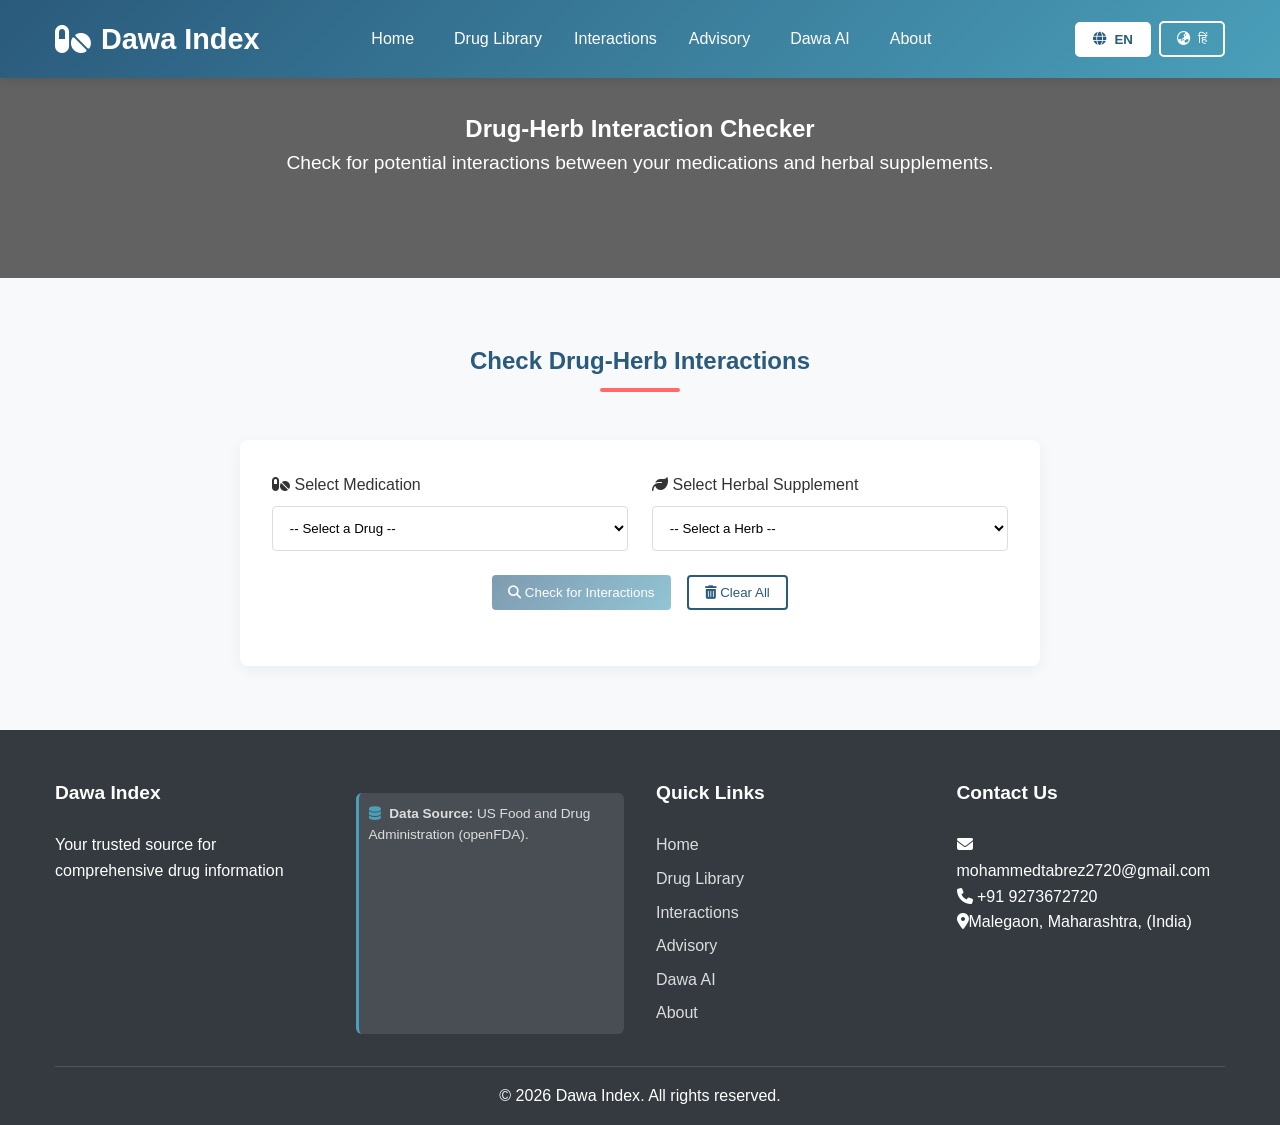
<file: Drug-Herb.html>
<!DOCTYPE html>
<html lang="en">
<head>
    <meta charset="UTF-8">
    <meta name="viewport" content="width=device-width, initial-scale=1.0">
    <title>Drug-Herb Interaction Checker | Dawa Index</title>
    <link rel="stylesheet" href="https://cdnjs.cloudflare.com/ajax/libs/font-awesome/6.4.0/css/all.min.css">
    <link rel="stylesheet" href="style.css">
    <script src="language.js"></script>
</head>
<body>
    <header class="notranslate">
        <div class="container header-content">
            <div class="logo">
                <i class="fas fa-pills"></i>
                <h1 data-i18n="app_name">Dawa Index</h1>
            </div>
            <nav>
                <ul>
                    <li><a href="index.html" data-i18n="home">Home</a></li>
                    <li><a href="library.html" data-i18n="drug_library">Drug Library</a></li>
                    <li class="dropdown-parent">
                        <span class="nav-link-with-arrow" data-i18n="interactions">
                            Interactions
                            <i class="fas fa-chevron-down arrow-icon"></i>
                        </span>
                        <ul class="dropdown-menu">
                            <li><a href="interactions.html"><i class="fas fa-exchange-alt"></i> Drug-Drug Interaction Checker</a></li>
                            <li><a href="Drug-Herb.html"><i class="fas fa-mortar-pestle"></i> Drug-Herb Interactions Checker <span class="badge-new">New</span></a></li> 
                            <li><a href="Drug-Food.html"><i class="fas fa-utensils"></i> Drug-Food Interactions Checker <span class="badge-new">New</span></a></li> 
                        </ul>
                    </li>
                    <li><a href="advisory.html" data-i18n="advisory">Advisory</a></li>
                    <li><a href="dawa-ai.html" data-i18n="dawa_ai"> Dawa AI</a></li>
                    <li><a href="About.html" data-i18n="about">About</a></li>
                </ul>
            </nav>
        </div>
    </header>

    <section class="hero" style="min-height: 200px; padding: 2rem 0;">
        <div class="container hero-content">
            <h1 data-i18n="drug_herb_title"><i class="fas fa-mortar-pestle"></i> Drug-Herb Interaction Checker</h1>
            <p data-i18n="drug_herb_subtitle">Check for potential interactions between your medications and herbal supplements.</p>
        </div>
    </section>

    <section class="interaction-checker">
        <div class="container">
            <h2 class="section-title" data-i18n="check_herb_interactions">Check Drug-Herb Interactions</h2>
            
            <div class="checker-container">
                <div class="drug-selectors" style="display: grid; grid-template-columns: 1fr 1fr; gap: 1.5rem; margin-bottom: 1.5rem;">
                    <div class="selector">
                        <label for="drugSelectHerb"><i class="fas fa-pills"></i> <span data-i18n="select_drug">Select Medication</span></label>
                        <select id="drugSelectHerb">
                            <!-- NO data-i18n here, so these stay in English -->
                            <option value="" data-i18n="select_drug_placeholder">-- Select a Drug --</option>
                            <option value="warfarin">Warfarin (Anticoagulant)</option>
                            <option value="ssri">SSRIs (Sertraline, Fluoxetine)</option>
                            <option value="antidiabetic">Antidiabetics (Glipizide, Metformin)</option>
                            <option value="immunosuppressant">Immunosuppressants (Cyclosporine)</option>
                        </select>
                    </div>
                    <div class="selector">
                        <label for="herbSelect"><i class="fas fa-leaf"></i> <span data-i18n="select_herb">Select Herbal Supplement</span></label>
                        <select id="herbSelect">
                            <!-- NO data-i18n here, so these stay in English -->
                            <option value="" data-i18n="select_herb_placeholder">-- Select a Herb --</option>
                            <option value="st_johns_wort">St. John's Wort</option>
                            <option value="ginkgo">Ginkgo Biloba</option>
                            <option value="garlic">Garlic (Supplement)</option>
                            <option value="ginseng">Ginseng</option>
                            <option value="valerian">Valerian Root</option>
                        </select>
                    </div>
                </div>

                <div class="action-buttons" style="display: flex; gap: 1rem; margin: 1.5rem 0; justify-content: center;">
                    <button id="checkHerbInteractionBtn" class="btn btn-primary" disabled>
                        <i class="fas fa-search"></i> <span data-i18n="check_interactions">Check for Interactions</span>
                    </button>
                    <button id="clearHerbBtn" class="btn btn-outline" style="color: #2a5a7c; border-color: #2a5a7c;">
                        <i class="fas fa-trash-alt"></i> <span data-i18n="clear_all">Clear</span>
                    </button>
                </div>

                <div id="herbResultsContainer" style="display: none; margin-top: 2rem;">
                    <h3 data-i18n="interaction_results"><i class="fas fa-file-medical"></i> Interaction Report</h3>
                    <div id="herbDetailedResults" class="detailed-results" style="margin-top: 1rem;"></div>
                </div>
            </div>
        </div>
    </section>

    <footer class="notranslate">
        <div class="container">
            <div class="footer-content">
                <div class="footer-section">
                    <h3 data-i18n="app_name">Dawa Index</h3>
                    <p data-i18n="footer_desc">Your trusted source for comprehensive drug information.</p>
                </div>
                <div style="margin-top: 15px; padding: 10px; background: rgba(255,255,255,0.1); border-radius: 6px; border-left: 3px solid #4a9fb9;">
                    <p style="font-size: 0.85rem; margin: 0; color: #ddd;">
                        <i class="fas fa-database" style="color: #4a9fb9; margin-right: 5px;"></i>
                        <strong>Data Source:</strong> US Food and Drug Administration (openFDA).
                    </p>
                </div>
                <div class="footer-section">
                    <h3 data-i18n="quick_links">Quick Links</h3>
                    <ul>
                        <li><a href="index.html" data-i18n="home">Home</a></li>
                        <li><a href="library.html" data-i18n="drug_library">Drug Library</a></li>
                        <li><a href="interactions.html" data-i18n="interactions">Interactions</a></li>
                        <li><a href="advisory.html" data-i18n="advisory">Advisory</a></li>
                        <li><a href="dawa-ai.html" data-i18n="dawa_ai"> Dawa AI</a></li>
                        <li><a href="About.html" data-i18n="about">About</a></li>
                    </ul>
                </div>
                <div class="footer-section">
                    <h3 data-i18n="contact_us">Contact Us</h3>
                    <p><i class="fas fa-envelope"></i> mohammedtabrez2720@gmail.com</p>
                    <p><i class="fas fa-phone"></i> +91 9273672720</p>
                    <p><i class="fas fa-map-marker-alt"></i><span data-i18n="contact_location">Malegaon, Maharashtra, (India)</span></p>
                </div>
            </div>
            <div class="footer-bottom">
                <p>&copy; 2026 <span data-i18n="app_name">DrugInfo</span>. <span data-i18n="all_rights_reserved">All rights reserved</span>.</p>
            </div>
        </div>
    </footer>

    <script>
        const herbInteractionsDB = [
            { drug: 'warfarin', herb: 'ginkgo', severity: 'major', desc_en: 'Ginkgo Biloba has antiplatelet properties and can significantly increase the risk of bleeding when combined with Warfarin.', desc_hi: 'जिन्कगो बिलोबा में एंटीप्लेटलेट गुण होते हैं और वारफारिन के साथ मिलाने पर रक्तस्राव का खतरा काफी बढ़ सकता है।', rec_en: 'Avoid this combination. Consult your doctor before starting Ginkgo.', rec_hi: 'इस संयोजन से बचें। जिन्कगो शुरू करने से पहले अपने डॉक्टर से परामर्श लें।' },
            { drug: 'warfarin', herb: 'garlic', severity: 'moderate', desc_en: 'Garlic supplements can enhance the anticoagulant effect of Warfarin, increasing bleeding risk.', desc_hi: 'लहसुन की खुराक वारफारिन के एंटीकोआगुलेंट प्रभाव को बढ़ा सकती है, जिससे रक्तस्राव का खतरा बढ़ जाता है।', rec_en: 'Use with caution. Monitor for unusual bruising or bleeding.', rec_hi: 'सावधानी के साथ उपयोग करें। असामान्य चोट या रक्तस्राव की निगरानी करें।' },
            { drug: 'ssri', herb: 'st_johns_wort', severity: 'major', desc_en: 'St. John\'s Wort can cause a dangerous increase in serotonin levels (Serotonin Syndrome) when taken with SSRIs.', desc_hi: 'सेंट जॉन्स वॉर्ट SSRIs के साथ लेने पर सेरोटोनिन के स्तर में खतरनाक वृद्धि (सेरोटोनिन सिंड्रोम) का कारण बन सकता है।', rec_en: 'Absolutely contraindicated. Do not use together.', rec_hi: 'पूरी तरह से contraindicated। एक साथ उपयोग न करें।' },
            { drug: 'antidiabetic', herb: 'ginseng', severity: 'moderate', desc_en: 'Ginseng may enhance the blood sugar-lowering effect of antidiabetic drugs, leading to hypoglycemia.', desc_hi: 'जिनसेंग एंटीडायबिटिक दवाओं के रक्त शर्करा कम करने वाले प्रभाव को बढ़ा सकता है, जिससे हाइपोग्लाइसीमिया हो सकता है।', rec_en: 'Monitor blood glucose levels closely. Adjust medication if advised by your doctor.', rec_hi: 'रक्त शर्करा के स्तर की बारीकी से निगरानी करें। डॉक्टर की सलाह पर दवा समायोजित करें।' },
            { drug: 'immunosuppressant', herb: 'st_johns_wort', severity: 'major', desc_en: 'St. John\'s Wort reduces the effectiveness of immunosuppressants by speeding up their metabolism.', desc_hi: 'सेंट जॉन्स वॉर्ट चयापचय को तेज करके इम्यूनोसप्रेसेन्ट्स की प्रभावशीलता को कम करता है।', rec_en: 'Avoid combination. Reduced drug levels can lead to organ rejection.', rec_hi: 'संयोजन से बचें। कम दवा स्तर अंग अस्वीकृति का कारण बन सकता है।' }
        ];

        let currentHerbResult = null;

        document.addEventListener('DOMContentLoaded', function() {
            const drugSelect = document.getElementById('drugSelectHerb');
            const herbSelect = document.getElementById('herbSelect');
            const checkBtn = document.getElementById('checkHerbInteractionBtn');
            const clearBtn = document.getElementById('clearHerbBtn');
            const resultsContainer = document.getElementById('herbResultsContainer');
            const detailedResults = document.getElementById('herbDetailedResults');

            function validateForm() { checkBtn.disabled = !(drugSelect.value && herbSelect.value); }
            drugSelect.addEventListener('change', validateForm);
            herbSelect.addEventListener('change', validateForm);

            function renderResult() {
                if (!currentHerbResult) return;
                const lang = localStorage.getItem('druginfo_lang') || 'en';
                const t = (key) => window.languageManager ? window.languageManager.getTranslation(key) : key;
                
                const interaction = currentHerbResult;
                // Because the <option> tags no longer have data-i18n, .text will ALWAYS be English
                const drugText = drugSelect.options[drugSelect.selectedIndex].text;
                const herbText = herbSelect.options[herbSelect.selectedIndex].text;

                resultsContainer.style.display = 'block';
                
                if (interaction.notFound) {
                    detailedResults.innerHTML = `
                        <div class="no-interactions" style="text-align: center; padding: 2rem; background: #f8f9fa; border-radius: 8px;">
                            <i class="fas fa-check-circle" style="font-size: 3rem; color: #28a745; margin-bottom: 1rem;"></i>
                            <h4>${t('no_interaction_title')}</h4>
                            <p>${t('no_interaction_desc_herb')}</p>
                            <p class="note" style="font-size: 0.9rem; color: #6c757d; margin-top: 10px;">${t('consult_doctor_note')}</p>
                        </div>
                    `;
                } else {
                    const desc = lang === 'hi' ? interaction.desc_hi : interaction.desc_en;
                    const rec = lang === 'hi' ? interaction.rec_hi : interaction.rec_en;
                    const severityLabel = t(interaction.severity + '_risk');

                    detailedResults.innerHTML = `
                        <div class="interaction-card">
                            <div class="drug-pair">
                                <div class="drug-item"><h5>${drugText}</h5><span class="category">${t('medication_label')}</span></div>
                                <div class="interaction-symbol"><i class="fas fa-plus"></i></div>
                                <div class="drug-item"><h5>${herbText}</h5><span class="category">${t('herb_label')}</span></div>
                            </div>
                            <div class="interactions-list">
                                <div class="interaction-item severity-${interaction.severity}">
                                    <div class="severity-indicator">
                                        <i class="fas ${interaction.severity === 'major' ? 'fa-ban' : 'fa-exclamation-triangle'}"></i>
                                        <span class="severity-label">${severityLabel}</span>
                                    </div>
                                    <div class="interaction-details">
                                        <p class="description">${desc}</p>
                                        <p class="recommendation"><strong>${t('recommendation_label')}</strong> ${rec}</p>
                                    </div>
                                </div>
                            </div>
                        </div>
                    `;
                }
            }

            checkBtn.addEventListener('click', function() {
                currentHerbResult = herbInteractionsDB.find(item => item.drug === drugSelect.value && item.herb === herbSelect.value) || { notFound: true };
                renderResult();
            });

            clearBtn.addEventListener('click', function() {
                drugSelect.value = ''; herbSelect.value = ''; validateForm(); resultsContainer.style.display = 'none'; currentHerbResult = null;
            });

            window.refreshInteractionResults = function() { if (currentHerbResult) renderResult(); };
        });
    </script>
</body>
</html>
</file>
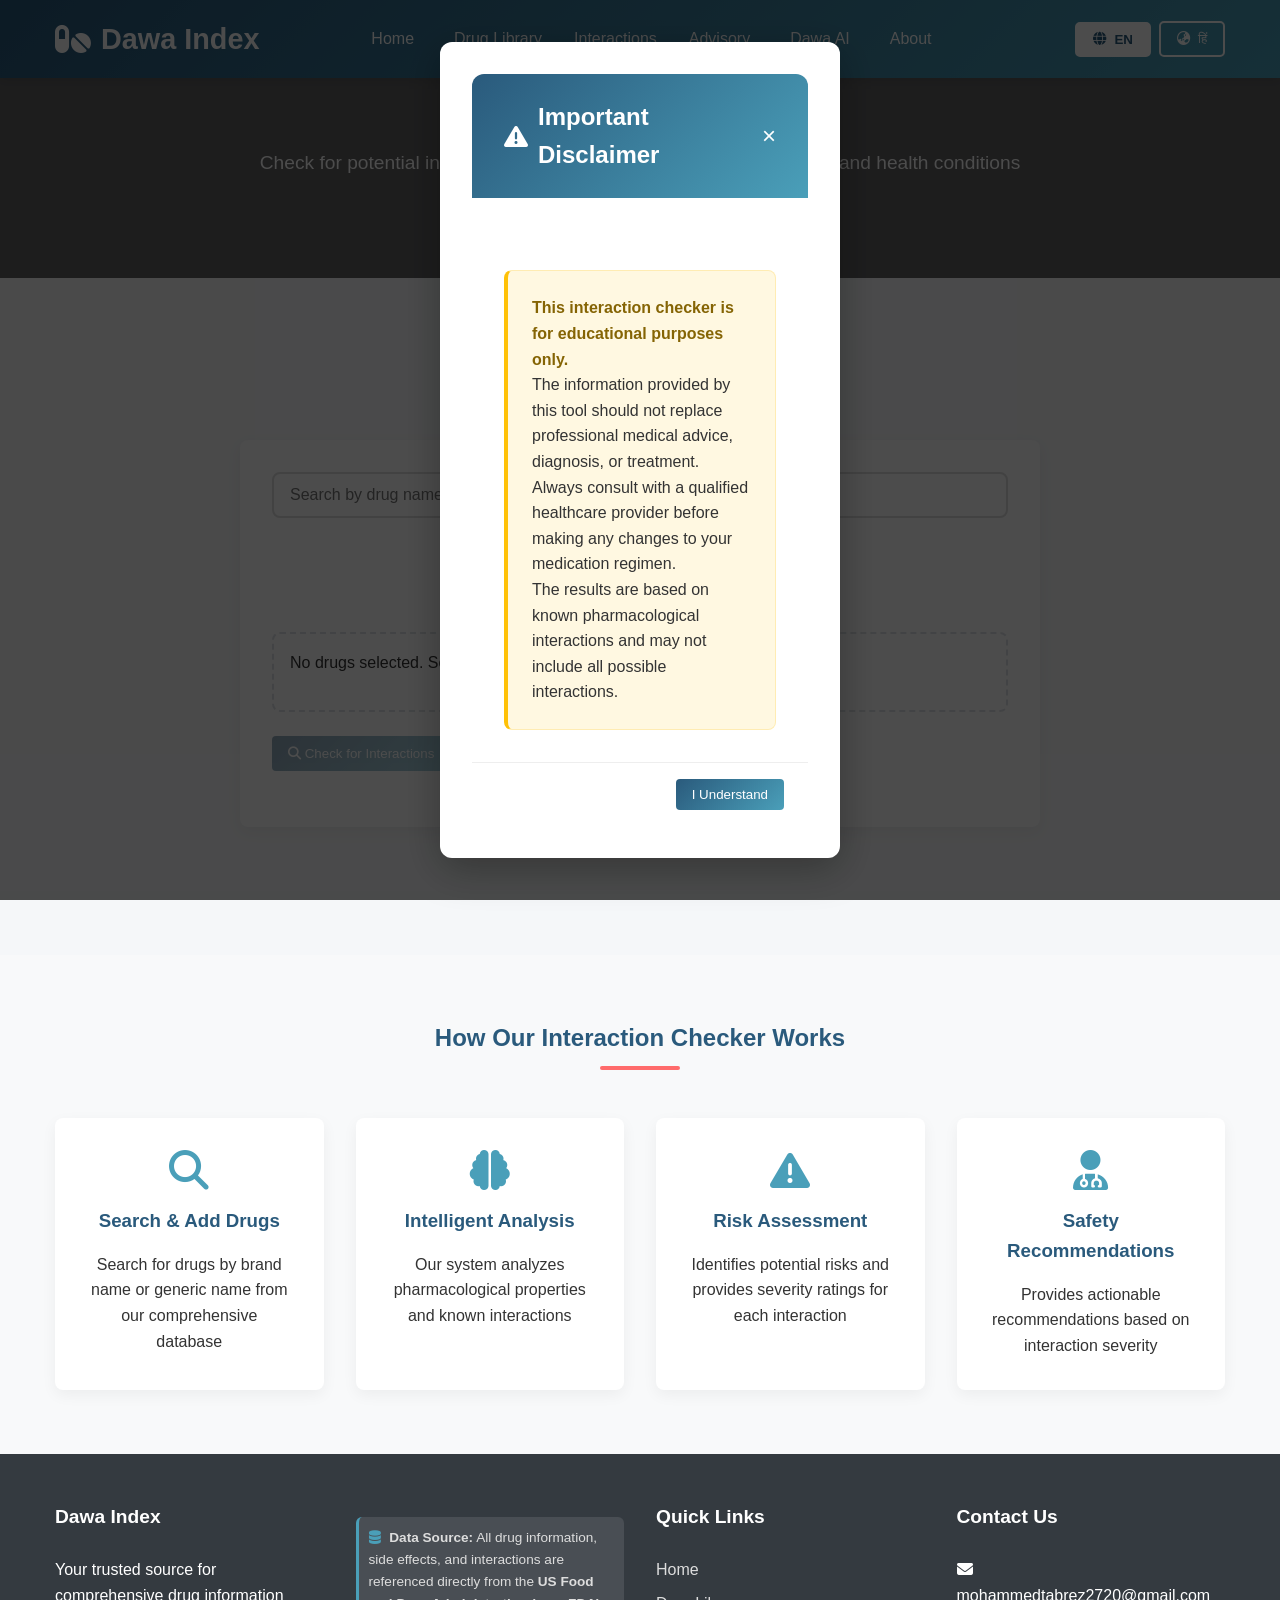
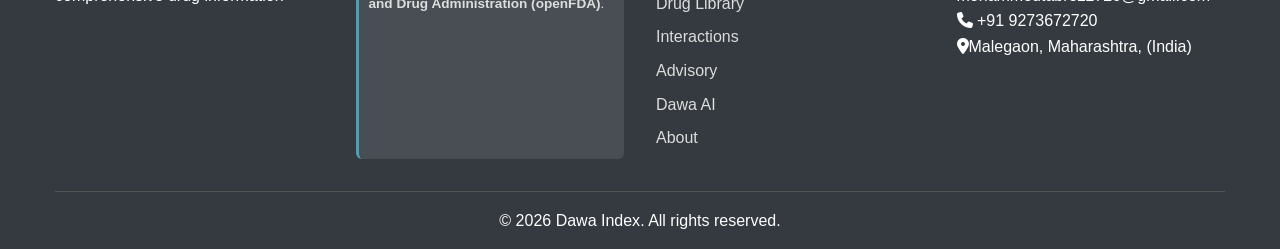
<file: interactions.html>
<!DOCTYPE html>
<html lang="en">
<head>
    <meta charset="UTF-8">
    <meta name="viewport" content="width=device-width, initial-scale=1.0">
    <title>Drug Interaction Checker | Dawa Index</title>
    <link rel="stylesheet" href="https://cdnjs.cloudflare.com/ajax/libs/font-awesome/6.4.0/css/all.min.css">
    <link rel="stylesheet" href="style.css">
    <script src="drugData.js" defer></script>
    <script src="interactionChecker.js" defer></script>
    <script src="language.js"></script>
</head>
<body>
    <header class="notranslate">
        <div class="container header-content">
            <div class="logo">
                <i class="fas fa-pills"></i>
                <h1 data-i18n="app_name">Dawa Index</h1>
            </div>
            <nav>
                <ul>
                    <li><a href="index.html" data-i18n="home">Home</a></li>
                    <li><a href="library.html" data-i18n="drug_library">Drug Library</a></li>
                    <li class="dropdown-parent">
                        <span class="nav-link-with-arrow" data-i18n="interactions">
                            Interactions
                            <i class="fas fa-chevron-down arrow-icon"></i>
                        </span>
                        <ul class="dropdown-menu">
                            <li><a href="interactions.html"><i class="fas fa-exchange-alt"></i> Drug-Drug Interaction Checker</a></li>
                            <li><a href="Drug-Herb.html"><i class="fas fa-mortar-pestle"></i> Drug-Herb Interactions Checker <span class="badge-new">New</span></a></li> 
                            <li><a href="Drug-Food.html"><i class="fas fa-utensils"></i> Drug-Food Interactions Checker <span class="badge-new">New</span></a></li> 
                        </ul>
                    </li>
                    <li><a href="advisory.html" data-i18n="advisory">Advisory</a></li>
                    <li><a href="dawa-ai.html" data-i18n="dawa_ai"> Dawa AI</a></li>
                    <li><a href="About.html" data-i18n="about">About</a></li>
                </ul>
            </nav>
        </div>
    </header>

    <section class="hero" style="min-height: 200px; padding: 2rem 0;">
        <div class="container hero-content">
            <h1 data-i18n="interaction_checker"><i class="fas fa-exchange-alt"></i> Drug Interaction Checker</h1>
            <p data-i18n="interaction_subtitle">Check for potential interactions between medications, supplements, and health conditions.</p>
        </div>
    </section>

    <section class="interaction-checker">
        <div class="container">
            <h2 class="section-title" data-i18n="check_drug_interactions">Check Drug Interactions</h2>
            <div class="checker-container">
                <div class="search-container">
                    <input type="text" id="drugSearchInput" data-i18n-placeholder="search_placeholder_interaction" placeholder="Search by drug name (e.g., Ibuprofen, Warfarin, Sertraline)...">
                    <div id="searchResults" class="search-results"></div>
                </div>

                <div class="selected-drugs-container">
                    <h3 class="section-title">
                      <i class="fas fa-capsules"></i> <span data-i18n="selected_medications">Selected Medications</span>
                      <span id="drugCount" style="font-size: 0.9rem; color: var(--gray);">(0)</span>
                    </h3>
                    <div id="selectedDrugsContainer" class="selected-drugs-list"></div>
                </div>

                <div class="action-buttons" style="display: flex; gap: 1rem; margin: 1.5rem 0;">
                   <button id="checkInteractionsBtn" class="btn btn-primary" disabled>
                        <i class="fas fa-search"></i> <span data-i18n="check_interactions">Check for Interactions</span>
                    </button>
                    <button id="clearAllBtn" class="btn btn-outline" style="color: #2a5a7c; border-color: #2a5a7c;">
                        <i class="fas fa-trash-alt"></i> <span data-i18n="clear_all">Clear All</span>
                    </button>
                </div>

                <div id="resultsContainer" style="display: none; margin-top: 2rem;">
                    <h3 data-i18n="interaction_results"><i class="fas fa-file-medical"></i> Interaction Report</h3>
                    
                    <div class="summary-card">
                        <div class="summary-header">
                            <i class="fas fa-clipboard-check"></i>
                            <h4 data-i18n="summary">Summary</h4>
                        </div>
                        <div class="summary-content">
                            <div class="summary-item">
                                <span class="label" data-i18n="total_drugs">Total Drugs:</span>
                                <span id="totalDrugs" class="value">0</span>
                            </div>
                            <div class="summary-item">
                                <span class="label" data-i18n="interactions_found">Interactions Found:</span>
                                <span id="totalInteractions" class="value">0</span>
                            </div>
                            <div class="summary-item">
                                <span class="label" data-i18n="highest_severity">Highest Severity:</span>
                                <span id="highestSeverity" class="value severity-none">None</span>
                            </div>
                        </div>
                    </div>

                    <div id="detailedResults" class="detailed-results" style="margin-top: 2rem;"></div>

                    <div class="safety-recommendations" style="margin-top: 2rem;">
                        <h4><i class="fas fa-shield-alt"></i> <span data-i18n="safety_recommendations">Safety Recommendations</span></h4>
                        <div id="recommendationsList"></div>
                    </div>
                </div>
            </div>
        </div>
    </section>

    <section class="features" style="background: #f8f9fa; margin-top: 4rem;">
        <div class="container">
            <h2 class="section-title" data-i18n="how_it_works">How Our Interaction Checker Works</h2>
            <div class="features-grid">
                <div class="feature-card">
                    <i class="fas fa-search"></i>
                    <h3 data-i18n="search_add_drugs">Search & Add Drugs</h3>
                    <p data-i18n="search_add_desc">Search for drugs by brand name or generic name from our comprehensive database</p>
                </div>
                <div class="feature-card">
                    <i class="fas fa-brain"></i>
                    <h3 data-i18n="intelligent_analysis">Intelligent Analysis</h3>
                    <p data-i18n="intelligent_analysis_desc">Our system analyzes pharmacological properties and known interactions</p>
                </div>
                <div class="feature-card">
                    <i class="fas fa-exclamation-triangle"></i>
                    <h3 data-i18n="risk_assessment">Risk Assessment</h3>
                    <p data-i18n="risk_assessment_desc">Identifies potential risks and provides severity ratings for each interaction</p>
                </div>
                <div class="feature-card">
                    <i class="fas fa-user-md"></i>
                    <h3 data-i18n="safety_recommendations_heading">Safety Recommendations</h3>
                    <p data-i18n="safety_recommendations_desc">Provides actionable recommendations based on interaction severity</p>
                </div>
            </div>
        </div>
    </section>
    
    <footer class="notranslate">
        <div class="container">
        <div class="footer-content">
            <div class="footer-section">
                <h3 data-i18n="app_name">Dawa Index</h3>
                <p data-i18n="footer_desc">Your trusted source for comprehensive drug information, side effects, contraindications, and interactions.</p>
            </div>
             <div style="margin-top: 15px; padding: 10px; background: rgba(255,255,255,0.1); border-radius: 6px; border-left: 3px solid #4a9fb9;">
                    <p style="font-size: 0.85rem; margin: 0; color: #ddd;">
                        <i class="fas fa-database" style="color: #4a9fb9; margin-right: 5px;"></i>
                        <strong>Data Source:</strong> All drug information, side effects, and interactions are referenced directly from the <strong>US Food and Drug Administration (openFDA)</strong>.
                    </p>
                </div>
            <div class="footer-section">
                <h3 data-i18n="quick_links">Quick Links</h3>
                <ul>
                    <li><a href="index.html" data-i18n="home">Home</a></li>
                    <li><a href="library.html" data-i18n="drug_library">Drug Library</a></li>
                    <li><a href="interactions.html" data-i18n="interactions">Interactions</a></li>
                    <li><a href="advisory.html" data-i18n="advisory">Advisory</a></li>
                    <li><a href="dawa-ai.html" data-i18n="dawa_ai"> Dawa AI</a></li>
                    <li><a href="About.html" data-i18n="about">About</a></li>
                </ul>
            </div>
            <div class="footer-section">
                <h3 data-i18n="contact_us">Contact Us</h3>
                <p><i class="fas fa-envelope"></i> mohammedtabrez2720@gmail.com</p>
                <p><i class="fas fa-phone"></i> +91 9273672720</p>
                <p><i class="fas fa-map-marker-alt"></i><span data-i18n="contact_location">Malegaon, Maharashtra, (India)</span></p>
            </div>
        </div>
            <div class="footer-bottom">
                <p>&copy; 2026 <span data-i18n="app_name">DrugInfo</span>. <span data-i18n="all_rights_reserved">All rights reserved</span>.</p>
            </div>
        </div>
    </footer>

    <div class="modal" id="disclaimerModal">
        <div class="modal-content">
            <div class="modal-header">
                <h2><i class="fas fa-exclamation-triangle"></i> Important Disclaimer</h2>
                <span class="close" onclick="closeModal('disclaimerModal')">&times;</span>
            </div>
            <div class="modal-body">
                <div class="disclaimer-section">
                    <p><strong>This interaction checker is for educational purposes only.</strong></p>
                    <p>The information provided by this tool should not replace professional medical advice, diagnosis, or treatment.</p>
                    <p>Always consult with a qualified healthcare provider before making any changes to your medication regimen.</p>
                    <p>The results are based on known pharmacological interactions and may not include all possible interactions.</p>
                </div>
            </div>
            <div class="modal-footer">
                <button class="btn btn-primary" onclick="closeModal('disclaimerModal')">I Understand</button>
            </div>
        </div>
    </div>

    <script>
        function closeModal(modalId) {
            const modal = document.getElementById(modalId);
            if (modal) modal.style.display = 'none';
        }
        document.addEventListener('DOMContentLoaded', function() {
            setTimeout(() => {
                const modal = document.getElementById('disclaimerModal');
                if (modal) modal.style.display = 'flex';
            }, 500);
        });
    </script>
</body>
</html>
</file>
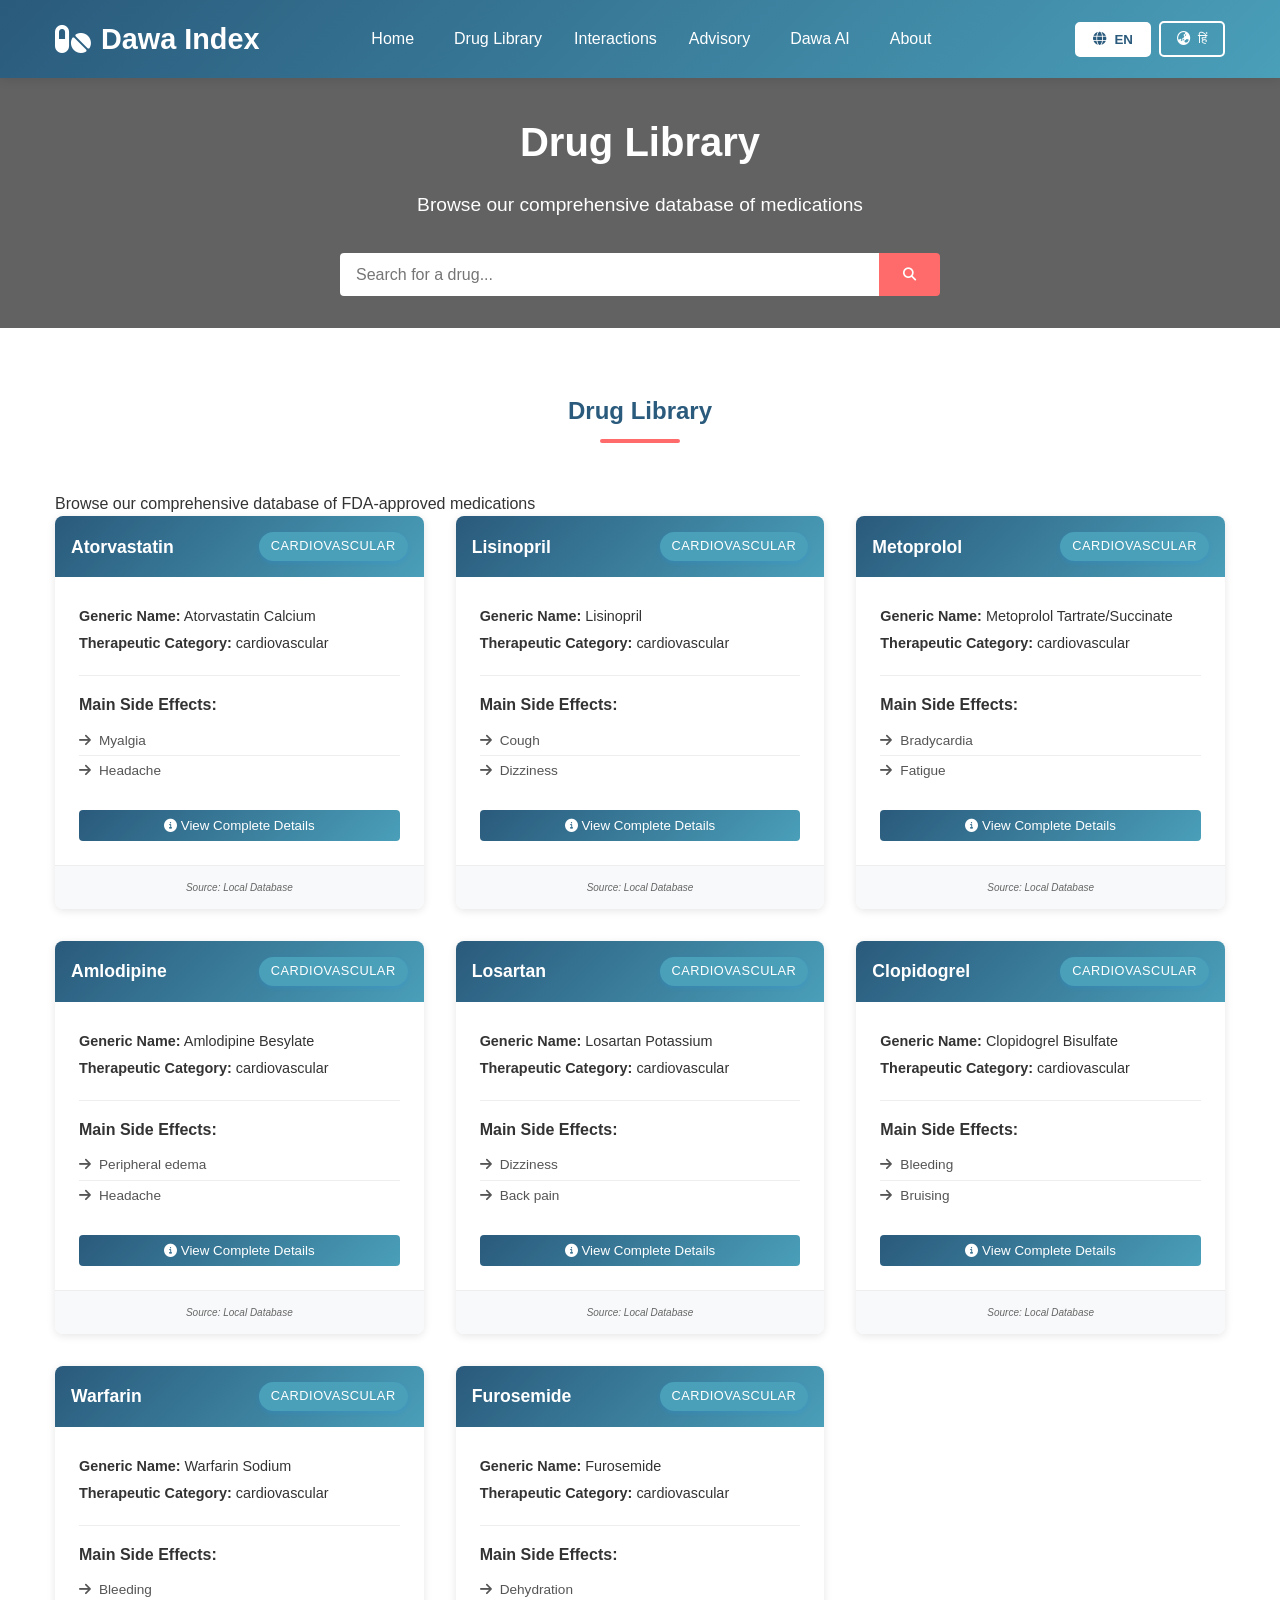
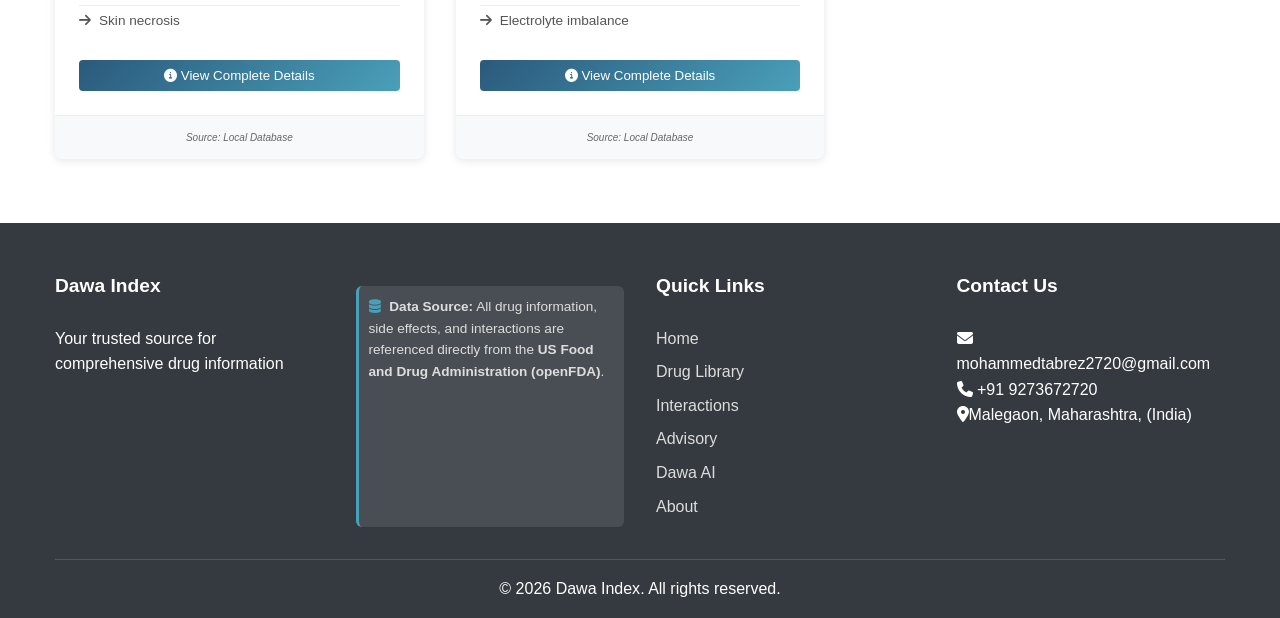
<file: library.html>
<!DOCTYPE html>
<html lang="en">
<head>
<meta charset="UTF-8">
<title>Drug Library | PharmaInfo</title>
<link rel="stylesheet" href="https://cdnjs.cloudflare.com/ajax/libs/font-awesome/6.4.0/css/all.min.css">
<link rel="stylesheet" href="style.css">
<script src="drugData.js" defer></script>
<script src="script.js" defer></script>
<script src="language.js"></script>
</head>
<body>
    <!-- Header -->
    <header class="notranslate">
        <div class="container header-content">
            <div class="logo">
                <i class="fas fa-pills"></i>
                <h1 data-i18n="app_name">Dawa Index</h1>
            </div>
            <nav>
                <ul>
                    <li><a href="index.html" data-i18n="home">Home</a></li>
                    <li><a href="library.html" data-i18n="drug_library">Drug Library</a></li>
                    <!-- ===== INTERACTIONS WITH DROPDOWN ===== -->
                    <li class="dropdown-parent">
                        <span class="nav-link-with-arrow" data-i18n="interactions">
                            Interactions
                            <i class="fas fa-chevron-down arrow-icon"></i>
                        </span>
                        <ul class="dropdown-menu">
                            <li>
                                <a href="interactions.html">
                                    <i class="fas fa-exchange-alt"></i>
                                    Drug-Drug Interaction Checker
                                </a>
                            </li>
                            <li>
                                <a href="Drug-Herb.html">
                                    <i class="fas fa-mortar-pestle"></i>
                                    Drug-Herb Interactions Checker
                                    <span class="badge-new">New</span>
                                </a>
                            </li> 
                            <li>
                                <a href="Drug-Food.html">
                                    <i class="fas fa-utensils"></i>
                                    Drug-Food Interactions Checker
                                    <span class="badge-new">New</span>
                                </a>
                            </li> 
                        </ul>
                    <li><a href="advisory.html" data-i18n="advisory">Advisory</a></li>
                    <li><a href="dawa-ai.html" data-i18n="dawa_ai"> Dawa AI</a></li>
                    <li><a href="About.html" data-i18n="about">About</a></li>
                </ul>
            </nav>
            <div id="google_translate_element" style="display:none;"></div>
            
        </div>
    </header>

    <!-- Hero Section for Library -->
    <section class="hero" style="min-height: 200px; padding: 2rem 0;">
        <div class="container hero-content">
    <h2 data-i18n="drug_library">Drug Library</h2>
    <p data-i18n="browse_drugs">Browse our comprehensive database of medications</p>
    <div class="search-box">
        <input type="text" id="drugSearch" data-i18n-placeholder="search_placeholder" placeholder="Search for a drug...">
        <button onclick="searchDrug()"><i class="fas fa-search"></i></button>
    </div>
</div>
    </section>

    <!-- Drug Library Section -->
  <!-- Drug Library Section -->
<section class="drug-library">
    <div class="container">
        <h2 class="section-title">Drug Library</h2>
        <p class="section-description">Browse our comprehensive database of FDA-approved medications</p>
        <!-- Search summary will be inserted here by JavaScript -->
        <div id="drugGrid" class="drug-grid"></div>
    </div>
</section>

    <!-- Login Modal (same as index.html) -->
   

    <!-- Register Modal (same as index.html) -->
    

    <!-- Footer -->
    <footer class="notranslate">
       <div class="container">
        <div class="footer-content">
            <div class="footer-section">
                <h3 data-i18n="app_name">DrugInfo</h3>
                <p data-i18n="footer_desc">Your trusted source for comprehensive drug information, side effects, contraindications, and interactions.</p>
            </div>
             <div style="margin-top: 15px; padding: 10px; background: rgba(255,255,255,0.1); border-radius: 6px; border-left: 3px solid #4a9fb9;">
                    <p style="font-size: 0.85rem; margin: 0; color: #ddd;">
                        <i class="fas fa-database" style="color: #4a9fb9; margin-right: 5px;"></i>
                        <strong>Data Source:</strong> All drug information, side effects, and interactions are referenced directly from the <strong>US Food and Drug Administration (openFDA)</strong>.
                    </p>
                </div>
            <div class="footer-section">
                <h3 data-i18n="quick_links">Quick Links</h3>
                <ul>
                    <li><a href="index.html" data-i18n="home">Home</a></li>
                    <li><a href="library.html" data-i18n="drug_library">Drug Library</a></li>
                    <li><a href="interactions.html" data-i18n="interactions">Interactions</a></li>
                    <li><a href="advisory.html" data-i18n="advisory">Advisory</a></li>
                    <li><a href="dawa-ai.html" data-i18n="dawa_ai"> Dawa AI</a></li>
                    <li><a href="About.html" data-i18n="about">About</a></li>
                    
                </ul>
            </div>
            <div class="footer-section">
                <h3 data-i18n="contact_us">Contact Us</h3>
                <p><i class="fas fa-envelope"></i> mohammedtabrez2720@gmail.com</p>
                <p><i class="fas fa-phone"></i> +91 9273672720</p>
                <p><i class="fas fa-map-marker-alt"></i><span data-i18n="contact_location">Malegaon, Maharashtra, (India)</span></p>
            </div>
        </div>
            <div class="footer-bottom">
                <p>&copy; 2026 <span data-i18n="app_name">DrugInfo</span>. <span data-i18n="all_rights_reserved">All rights reserved</span>.</p>
            </div>
        </div>
    </footer>

    <script type="text/javascript">
        function googleTranslateElementInit() {
            new google.translate.TranslateElement({
                pageLanguage: 'en', 
                includedLanguages: 'en,hi', // Only show English and Hindi
                layout: google.translate.TranslateElement.InlineLayout.SIMPLE
            }, 'google_translate_element');
        }
    </script>
   <script type="text/javascript" src="https://translate.google.com/translate_a/element.js?cb=googleTranslateElementInit"></script>
</body>
</html>
</body>
</html>
</file>
<file: style.css>
/* drug-library-styles.css */

/* CSS Variables for consistent theming */
:root {
    --primary: #2a5a7c;
    --secondary: #4a9fb9;
    --accent: #ff6b6b;
    --light: #f8f9fa;
    --dark: #343a40;
    --success: #28a745;
    --warning: #ffc107;
    --danger: #dc3545;
    --gray: #6c757d;
    --light-gray: #e9ecef;
}

/* Global Styles */
* {
    margin: 0;
    padding: 0;
    box-sizing: border-box;
    font-family: 'Segoe UI', Tahoma, Geneva, Verdana, sans-serif;
}

body {
    background-color: #f5f7f9;
    color: #333;
    line-height: 1.6;
}

.container {
    width: 100%;
    max-width: 1200px;
    margin: 0 auto;
    padding: 0 15px;
}

/* Header Styles */
header {
    background: linear-gradient(135deg, var(--primary) 0%, var(--secondary) 100%);
    color: white;
    padding: 1rem 0;
    box-shadow: 0 2px 10px rgba(0, 0, 0, 0.1);
    position: sticky;
    top: 0;
    z-index: 100;
}

.header-content {
    display: flex;
    justify-content: space-between;
    align-items: center;
}

.logo {
    display: flex;
    align-items: center;
    gap: 10px;
}

.logo i {
    font-size: 2rem;
}

.logo h1 {
    font-size: 1.8rem;
    font-weight: 600;
}

nav ul {
    display: flex;
    list-style: none;
    gap: 1.5rem;
}

nav a {
    color: white;
    text-decoration: none;
    font-weight: 500;
    padding: 0.5rem;
    transition: all 0.3s ease;
}

nav a:hover {
    color: var(--accent);
}

.auth-buttons {
    display: flex;
    gap: 1rem;
}

.btn {
    padding: 0.5rem 1rem;
    border-radius: 4px;
    border: none;
    cursor: pointer;
    font-weight: 500;
    transition: all 0.3s ease;
}

.btn-outline {
    background: transparent;
    border: 2px solid white;
    color: white;
}

.btn-outline:hover {
    background: white;
    color: var(--primary);
}

.btn-primary {
    background: var(--accent);
    color: white;
}

.btn-primary:hover {
    background: #ff5252;
}

/* Hero Section */
.hero {
    background: url('https://images.unsplash.com/photo-1532187863486-abf9dbad1b69?ixlib=rb-4.0.3&auto=format&fit=crop&w=1920&q=80') no-repeat center center/cover;
    padding: 4rem 0;
    color: white;
    text-align: center;
    position: relative;
}

.hero::before {
    content: '';
    position: absolute;
    top: 0;
    left: 0;
    width: 100%;
    height: 100%;
    background: rgba(0, 0, 0, 0.6);
}

.hero-content {
    position: relative;
    z-index: 1;
    max-width: 800px;
    margin: 0 auto;
}

.hero h2 {
    font-size: 2.5rem;
    margin-bottom: 1rem;
}

.hero p {
    font-size: 1.2rem;
    margin-bottom: 2rem;
}

.search-box {
    display: flex;
    max-width: 600px;
    margin: 0 auto;
}

.search-box input {
    flex: 1;
    padding: 0.8rem 1rem;
    border: none;
    border-radius: 4px 0 0 4px;
    font-size: 1rem;
}

.search-box button {
    padding: 0 1.5rem;
    background: var(--accent);
    color: white;
    border: none;
    border-radius: 0 4px 4px 0;
    cursor: pointer;
}

/* Features Section */
.features {
    padding: 4rem 0;
}

.section-title {
    text-align: center;
    margin-bottom: 3rem;
    color: var(--primary);
    position: relative;
}

.section-title::after {
    content: '';
    display: block;
    width: 80px;
    height: 4px;
    background: var(--accent);
    margin: 0.5rem auto;
    border-radius: 2px;
}

.features-grid {
    display: grid;
    grid-template-columns: repeat(auto-fit, minmax(250px, 1fr));
    gap: 2rem;
}

.feature-card {
    background: white;
    padding: 2rem;
    border-radius: 8px;
    box-shadow: 0 5px 15px rgba(0, 0, 0, 0.05);
    text-align: center;
    transition: transform 0.3s ease;
}

.feature-card:hover {
    transform: translateY(-5px);
}

.feature-card i {
    font-size: 2.5rem;
    color: var(--secondary);
    margin-bottom: 1rem;
}

.feature-card h3 {
    margin-bottom: 1rem;
    color: var(--primary);
}

/* Drug Library Section */
.drug-library {
    padding: 4rem 0;
    background: white;
}

.library-controls {
    display: flex;
    gap: 2rem;
    margin-bottom: 2rem;
    flex-wrap: wrap;
}

.filter-group {
    display: flex;
    flex-direction: column;
    gap: 0.5rem;
}

.filter-group label {
    font-weight: 500;
}

.filter-group select {
    padding: 0.5rem;
    border: 1px solid #ddd;
    border-radius: 4px;
    background: white;
}

.drug-grid {
    display: grid;
    grid-template-columns: repeat(auto-fill, minmax(300px, 1fr));
    gap: 2rem;
}

.drug-card {
    background: var(--light);
    border-radius: 8px;
    overflow: hidden;
    box-shadow: 0 5px 15px rgba(0, 0, 0, 0.05);
    transition: transform 0.3s ease;
}

.drug-card:hover {
    transform: translateY(-5px);
}

.drug-card-header {
    background: var(--primary);
    color: white;
    padding: 1rem;
    display: flex;
    justify-content: space-between;
    align-items: center;
}

.drug-card-body {
    padding: 1.5rem;
}

.drug-card ul {
    list-style: none;
    margin: 1rem 0;
}

.drug-card li {
    padding: 0.5rem 0;
    border-bottom: 1px solid #eee;
    display: flex;
    align-items: center;
    gap: 0.5rem;
}

.drug-card li:last-child {
    border-bottom: none;
}

.drug-card .category-badge {
    background: var(--secondary);
    color: white;
    padding: 0.25rem 0.5rem;
    border-radius: 4px;
    font-size: 0.8rem;
    margin-top: 0.5rem;
    display: inline-block;
}

/* Interaction Checker Section */
.interaction-checker {
    padding: 4rem 0;
    background: var(--light);
}

.checker-container {
    background: white;
    padding: 2rem;
    border-radius: 8px;
    box-shadow: 0 5px 15px rgba(0, 0, 0, 0.05);
    max-width: 800px;
    margin: 0 auto;
}

.drug-selectors {
    display: grid;
    grid-template-columns: 1fr 1fr;
    gap: 1.5rem;
    margin-bottom: 1.5rem;
}

.selector {
    display: flex;
    flex-direction: column;
    gap: 0.5rem;
}

.selector label {
    font-weight: 500;
}

.selector select {
    padding: 0.8rem;
    border: 1px solid #ddd;
    border-radius: 4px;
    background: white;
}

.interaction-result {
    margin-top: 2rem;
    padding: 1.5rem;
    border-radius: 8px;
    background: var(--light);
}

.interaction-result h3 {
    margin-bottom: 1rem;
    color: var(--primary);
}

.interaction-result p {
    margin-bottom: 0.5rem;
}

/* Modal Styles */
.modal {
    display: none;
    position: fixed;
    top: 0;
    left: 0;
    width: 100%;
    height: 100%;
    background: rgba(0, 0, 0, 0.5);
    z-index: 1000;
    justify-content: center;
    align-items: center;
}

.modal-content {
    background: white;
    padding: 2rem;
    border-radius: 8px;
    width: 100%;
    max-width: 400px;
    box-shadow: 0 5px 15px rgba(0, 0, 0, 0.1);
    position: relative;
}

.modal-header {
    display: flex;
    justify-content: space-between;
    align-items: center;
    margin-bottom: 1.5rem;
}

.close {
    font-size: 1.5rem;
    cursor: pointer;
}

.form-group {
    margin-bottom: 1.5rem;
}

.form-group label {
    display: block;
    margin-bottom: 0.5rem;
    font-weight: 500;
}

.form-group input {
    width: 100%;
    padding: 0.8rem;
    border: 1px solid #ddd;
    border-radius: 4px;
    font-size: 1rem;
}

/* Footer */
footer {
    background: var(--dark);
    color: white;
    padding: 3rem 0 1rem;
}

.footer-content {
    display: grid;
    grid-template-columns: repeat(auto-fit, minmax(250px, 1fr));
    gap: 2rem;
    margin-bottom: 2rem;
}

.footer-section h3 {
    margin-bottom: 1.5rem;
    font-size: 1.2rem;
}

.footer-section ul {
    list-style: none;
}

.footer-section li {
    margin-bottom: 0.5rem;
}

.footer-section a {
    color: #ddd;
    text-decoration: none;
}

.footer-section a:hover {
    color: white;
}

.footer-bottom {
    text-align: center;
    padding-top: 1rem;
    border-top: 1px solid #555;
}

/* Responsive Design */
@media (max-width: 768px) {
    .header-content {
        flex-direction: column;
        gap: 1rem;
    }

    nav ul {
        gap: 0.5rem;
        flex-wrap: wrap;
        justify-content: center;
    }

    .hero h2 {
        font-size: 2rem;
    }

    .hero p {
        font-size: 1rem;
    }

    .drug-selectors {
        grid-template-columns: 1fr;
    }

    .library-controls {
        flex-direction: column;
        gap: 1rem;
    }
}

@media (max-width: 480px) {
    .auth-buttons {
        flex-direction: column;
        width: 100%;
    }

    .auth-buttons .btn {
        width: 100%;
        text-align: center;
    }

    .feature-card {
        padding: 1.5rem;
    }

    .drug-card {
        margin-bottom: 1rem;
    }
}

        /* Circular image styles */
        .profile-container {
            display: inline-block;
            position: relative;
            width: 200px;
            height: 200px;
            margin: 20px;
        }

        .circular-image {
            width: 100%;
            height: 100%;
            border-radius: 50%;
            overflow: hidden;
            background-color: #f0f0f0;
            border: 3px solid #2a5a7c;
            box-shadow: 0 4px 8px rgba(0,0,0,0.1);
        }

        .circular-image img {
            width: 100%;
            height: 100%;
            object-fit: cover;
        }

        /* LinkedIn badge styles */
        .linkedin-badge {
            position: absolute;
            bottom: 10px;
            right: 10px;
            width: 40px;
            height: 40px;
            background-color: #0077b5; /* LinkedIn blue */
            border-radius: 50%;
            display: flex;
            align-items: center;
            justify-content: center;
            box-shadow: 0 2px 4px rgba(0,0,0,0.2);
            transition: all 0.3s ease;
            border: 2px solid white;
        }

        .linkedin-badge:hover {
            transform: scale(1.1);
            background-color: #00669b;
        }

        .linkedin-badge i {
            color: white;
            font-size: 20px;
        }

        /* Team grid layout */
        .team-grid {
            display: flex;
            flex-wrap: wrap;
            justify-content: center;
            gap: 30px;
            padding: 20px;
        }

        .team-member {
            text-align: center;
            max-width: 250px;
        }

        .member-info h3 {
            margin: 15px 0 5px;
            color: #2a5a7c;
        }

        .member-info p {
            margin: 5px 0;
            color: #666;
        }
        /* Enhanced Team Section Styles */
.team-section {
  padding: 4rem 0;
  background: var(--light);
}

.team-grid {
  display: grid;
  grid-template-columns: repeat(auto-fit, minmax(350px, 1fr));
  gap: 2rem;
  margin-top: 2rem;
}

.team-member {
  background: white;
  border-radius: 10px;
  padding: 2rem;
  box-shadow: 0 5px 15px rgba(0, 0, 0, 0.08);
  transition: transform 0.3s ease, box-shadow 0.3s ease;
  text-align: center;
}

.team-member:hover {
  transform: translateY(-5px);
  box-shadow: 0 8px 25px rgba(0, 0, 0, 0.15);
}

.profile-container {
  display: inline-block;
  position: relative;
  width: 150px;
  height: 150px;
  margin-bottom: 1.5rem;
}

.circular-image {
  width: 100%;
  height: 100%;
  border-radius: 50%;
  overflow: hidden;
  background-color: #f0f0f0;
  border: 3px solid var(--primary);
  box-shadow: 0 4px 8px rgba(0,0,0,0.1);
}

.circular-image img {
  width: 100%;
  height: 100%;
  object-fit: cover;
}

.linkedin-badge {
  position: absolute;
  bottom: 5px;
  right: 5px;
  width: 36px;
  height: 36px;
  background-color: #0077b5;
  border-radius: 50%;
  display: flex;
  align-items: center;
  justify-content: center;
  box-shadow: 0 2px 4px rgba(0,0,0,0.2);
  transition: all 0.3s ease;
  border: 2px solid white;
}

.linkedin-badge:hover {
  transform: scale(1.1);
  background-color: #00669b;
}

.linkedin-badge i {
  color: white;
  font-size: 18px;
}

.member-info h3 {
  color: var(--primary);
  margin-bottom: 0.5rem;
  font-size: 1.4rem;
}

.position {
  color: var(--secondary);
  font-weight: 600;
  margin-bottom: 1rem;
  font-size: 1rem;
}

.bio {
  color: var(--dark);
  line-height: 1.6;
  margin-bottom: 1.5rem;
  text-align: left;
}

.contact-info {
  border-top: 1px solid var(--light-gray);
  padding-top: 1.5rem;
}

.contact-item {
  display: flex;
  align-items: center;
  justify-content: center;
  gap: 0.5rem;
  margin-bottom: 0.8rem;
  color: var(--gray);
}

.contact-item i {
  color: var(--secondary);
  width: 20px;
}

.contact-item:last-child {
  margin-bottom: 0;
}

/* Responsive Design */
@media (max-width: 768px) {
  .team-grid {
    grid-template-columns: 1fr;
    gap: 1.5rem;
  }
  
  .team-member {
    padding: 1.5rem;
  }
  
  .profile-container {
    width: 120px;
    height: 120px;
  }
}

/* Add to your existing style.css file */

/* Loading State Styles */
.loading {
    grid-column: 1 / -1;
    text-align: center;
    padding: 3rem;
    color: var(--gray);
    font-size: 1.1rem;
}

.loading::after {
    content: '...';
    animation: dots 1.5s steps(4, end) infinite;
}

@keyframes dots {
    0%, 20% { content: '.'; }
    40% { content: '..'; }
    60%, 100% { content: '...'; }
}

/* Enhanced Drug Cards for API Data */
.drug-card .badge {
    background: var(--secondary);
    color: white;
    padding: 0.25rem 0.75rem;
    border-radius: 20px;
    font-size: 0.8rem;
    font-weight: 500;
}

/* API Source Indicator */
.api-source {
    font-size: 0.8rem;
    color: var(--gray);
    margin-top: 0.5rem;
    font-style: italic;
}

/* Modal Enhancements */
.modal-body {
    max-height: 60vh;
    overflow-y: auto;
    padding-right: 10px;
}

.modal-body::-webkit-scrollbar {
    width: 8px;
}

.modal-body::-webkit-scrollbar-track {
    background: var(--light-gray);
    border-radius: 4px;
}

.modal-body::-webkit-scrollbar-thumb {
    background: var(--secondary);
    border-radius: 4px;
}

/* No Results Styling */
.no-results {
    grid-column: 1 / -1;
    text-align: center;
    padding: 3rem;
    color: var(--gray);
    font-size: 1.2rem;
    background: white;
    border-radius: 8px;
    box-shadow: 0 2px 10px rgba(0,0,0,0.05);
}

/* Add these styles to your existing style.css */

/* Loading State */
.loading {
    grid-column: 1 / -1;
    text-align: center;
    padding: 3rem;
    color: var(--primary);
    font-size: 1.2rem;
    background: white;
    border-radius: 8px;
    box-shadow: 0 2px 10px rgba(0,0,0,0.05);
}

.loading::after {
    content: '...';
    animation: dots 1.5s steps(4, end) infinite;
}

@keyframes dots {
    0%, 20% { content: '.'; }
    40% { content: '..'; }
    60%, 100% { content: '...'; }
}

/* Category Badge Colors */
.badge {
    padding: 0.3rem 0.8rem;
    border-radius: 20px;
    font-size: 0.8rem;
    font-weight: 600;
    text-transform: uppercase;
    letter-spacing: 0.5px;
}

.category-antibiotic { background: #4CAF50; color: white; }
.category-cardiovascular { background: #2196F3; color: white; }
.category-pain-relief { background: #FF9800; color: white; }
.category-mental-health { background: #9C27B0; color: white; }
.category-diabetes { background: #FF5722; color: white; }
.category-respiratory { background: #00BCD4; color: white; }
.category-gastrointestinal { background: #795548; color: white; }
.category-dermatological { background: #FF4081; color: white; }
.category-endocrine { background: #607D8B; color: white; }
.category-neurological { background: #3F51B5; color: white; }
.category-other { background: #9E9E9E; color: white; }

/* Enhanced Drug Cards */
/* Add to style.css */

/* Enhanced Drug Card Styles */
/* Drug Card Styling */
.drug-card {
    background: white;
    border-radius: 8px;
    overflow: hidden;
    box-shadow: 0 2px 8px rgba(0,0,0,0.1);
    transition: transform 0.3s;
}

.drug-card:hover {
    transform: translateY(-5px);
    box-shadow: 0 4px 12px rgba(0,0,0,0.15);
}

.drug-card-header {
    background: linear-gradient(135deg, #2a5a7c 0%, #4a9fb9 100%);
    color: white;
    padding: 1rem;
    display: flex;
    justify-content: space-between;
    align-items: center;
}

.drug-card-header h3 {
    margin: 0;
    font-size: 1.1rem;
    flex: 1;
}

.badge {
    padding: 0.25rem 0.75rem;
    border-radius: 20px;
    font-size: 0.75rem;
    font-weight: 600;
    text-transform: uppercase;
}

.category-antibiotic { background: #4CAF50; }
.category-cardiovascular { background: #2196F3; }
.category-pain-relief { background: #FF9800; }
.category-mental-health { background: #9C27B0; }
.category-diabetes { background: #FF5722; }
.category-respiratory { background: #00BCD4; }
.category-gastrointestinal { background: #795548; }
.category-dermatological { background: #FF4081; }
.category-prescription-medication { background: #607D8B; }

.drug-card-body {
    padding: 1.5rem;
}

.drug-basic-info {
    margin-bottom: 1rem;
    padding-bottom: 1rem;
    border-bottom: 1px solid #eee;
}

.drug-basic-info p {
    margin: 0.25rem 0;
    font-size: 0.9rem;
}

.drug-preview ul {
    list-style: none;
    padding: 0;
    margin: 0.5rem 0;
}

.drug-preview li {
    padding: 0.25rem 0;
    font-size: 0.85rem;
    color: #555;
}

.view-details-btn {
    width: 100%;
    margin-top: 1rem;
    background: #2a5a7c;
    border: none;
}

.view-details-btn:hover {
    background: #1a4a6c;
}

.drug-card-footer {
    padding: 0.75rem 1.5rem;
    background: #f8f9fa;
    border-top: 1px solid #eee;
    font-size: 0.75rem;
    color: #666;
    text-align: center;
}

/* Modal Styling */
.modal-content {
    background: white;
    border-radius: 8px;
    animation: modalSlide 0.3s;
}

@keyframes modalSlide {
    from {
        opacity: 0;
        transform: translateY(-20px);
    }
    to {
        opacity: 1;
        transform: translateY(0);
    }
}

.modal-header {
    background: #2a5a7c;
    color: white;
    padding: 1.5rem;
    border-radius: 8px 8px 0 0;
    display: flex;
    justify-content: space-between;
    align-items: center;
}

.modal-header h2 {
    margin: 0;
    font-size: 1.5rem;
    display: flex;
    align-items: center;
    gap: 10px;
}

.modal-body {
    padding: 1.5rem;
    max-height: 60vh;
    overflow-y: auto;
}

.detail-section {
    margin-bottom: 1.5rem;
    padding-bottom: 1.5rem;
    border-bottom: 1px solid #eee;
}

.detail-section:last-child {
    border-bottom: none;
    margin-bottom: 0;
}

.detail-section h3 {
    color: #2a5a7c;
    margin-bottom: 1rem;
    font-size: 1.2rem;
    display: flex;
    align-items: center;
    gap: 10px;
}

.details-list {
    list-style: none;
    padding: 0;
    margin: 0.5rem 0;
}

.details-list li {
    padding: 0.5rem 0;
    border-bottom: 1px solid #f5f5f5;
    padding-left: 1.5rem;
    position: relative;
}

.details-list li:before {
    content: "•";
    color: #4a9fb9;
    position: absolute;
    left: 0;
    font-size: 1.2rem;
}

.disclaimer {
    background: #fff3cd;
    border: 1px solid #ffeaa7;
    padding: 1rem;
    border-radius: 4px;
    font-size: 0.9rem;
    margin-top: 1.5rem;
    color: #856404;
}

.modal-footer {
    padding: 1rem 1.5rem;
    border-top: 1px solid #eee;
    text-align: right;
}

/* Loading and No Results */
.loading, .no-results {
    grid-column: 1 / -1;
    text-align: center;
    padding: 3rem;
    color: #666;
}

.loading i {
    margin-right: 10px;
    animation: spin 1s linear infinite;
}

@keyframes spin {
    from { transform: rotate(0deg); }
    to { transform: rotate(360deg); }
}

.no-results i {
    font-size: 3rem;
    color: #ddd;
    margin-bottom: 1rem;
}

/* Enhanced Details Modal */
.section-subtitle {
    color: var(--gray);
    font-size: 0.9rem;
    margin-bottom: 1rem;
    font-style: italic;
}

.detail-content {
    background: var(--light);
    padding: 1rem;
    border-radius: 6px;
    border-left: 4px solid var(--secondary);
}

.detail-content p {
    margin: 0;
    line-height: 1.6;
}

.details-list {
    list-style: none;
    padding: 0;
    margin: 0.5rem 0;
}

.details-list li {
    padding: 0.5rem 0;
    border-bottom: 1px solid #eee;
    position: relative;
    padding-left: 1.5rem;
    line-height: 1.5;
}

.details-list li:before {
    content: "•";
    color: var(--secondary);
    font-size: 1.2rem;
    position: absolute;
    left: 0;
    top: 0.4rem;
}

.details-list li:last-child {
    border-bottom: none;
}

.disclaimer-section {
    background: #fff8e1;
    padding: 1rem;
    border-radius: 6px;
    border: 1px solid #ffecb3;
    margin-top: 1.5rem;
}

.disclaimer-section .disclaimer {
    margin: 0;
    font-size: 0.9rem;
    color: #5d4037;
}

.disclaimer-section i {
    color: #ff9800;
    margin-right: 0.5rem;
}

/* Loading and No Results States */
.loading {
    grid-column: 1 / -1;
    text-align: center;
    padding: 3rem;
    color: var(--primary);
    font-size: 1.2rem;
    background: white;
    border-radius: 8px;
    box-shadow: 0 2px 10px rgba(0,0,0,0.05);
}

.no-results {
    grid-column: 1 / -1;
    text-align: center;
    padding: 3rem;
    color: var(--gray);
    font-size: 1.2rem;
    background: white;
    border-radius: 8px;
    box-shadow: 0 2px 10px rgba(0,0,0,0.05);
}

.no-results i {
    font-size: 3rem;
    color: var(--light-gray);
    margin-bottom: 1rem;
    display: block;
}

/* Search Summary */
.search-summary {
    text-align: center;
    margin-bottom: 2rem;
    color: var(--gray);
    font-size: 1.1rem;
}

.search-summary strong {
    color: var(--primary);
}

/* Category Badge Colors - Enhanced */
.badge {
    padding: 0.4rem 1rem;
    border-radius: 20px;
    font-size: 0.75rem;
    font-weight: 600;
    text-transform: uppercase;
    letter-spacing: 0.5px;
    display: inline-block;
}

.category-gastrointestinal { 
    background: linear-gradient(135deg, #795548 0%, #8D6E63 100%); 
    color: white; 
    box-shadow: 0 2px 4px rgba(121, 85, 72, 0.2);
}

.category-cardiovascular { 
    background: linear-gradient(135deg, #2196F3 0%, #1976D2 100%); 
    color: white; 
    box-shadow: 0 2px 4px rgba(33, 150, 243, 0.2);
}

.category-antibiotic { 
    background: linear-gradient(135deg, #4CAF50 0%, #388E3C 100%); 
    color: white; 
    box-shadow: 0 2px 4px rgba(76, 175, 80, 0.2);
}

.category-pain { 
    background: linear-gradient(135deg, #FF9800 0%, #F57C00 100%); 
    color: white; 
    box-shadow: 0 2px 4px rgba(255, 152, 0, 0.2);
}

.category-pain-relief { 
    background: linear-gradient(135deg, #FF9800 0%, #F57C00 100%); 
    color: white; 
    box-shadow: 0 2px 4px rgba(255, 152, 0, 0.2);
}

.category-mental { 
    background: linear-gradient(135deg, #9C27B0 0%, #7B1FA2 100%); 
    color: white; 
    box-shadow: 0 2px 4px rgba(156, 39, 176, 0.2);
}

.category-mental-health { 
    background: linear-gradient(135deg, #9C27B0 0%, #7B1FA2 100%); 
    color: white; 
    box-shadow: 0 2px 4px rgba(156, 39, 176, 0.2);
}

.category-diabetes { 
    background: linear-gradient(135deg, #FF5722 0%, #D84315 100%); 
    color: white; 
    box-shadow: 0 2px 4px rgba(255, 87, 34, 0.2);
}

.category-respiratory { 
    background: linear-gradient(135deg, #00BCD4 0%, #0097A7 100%); 
    color: white; 
    box-shadow: 0 2px 4px rgba(0, 188, 212, 0.2);
}

.category-dermatological { 
    background: linear-gradient(135deg, #FF4081 0%, #F50057 100%); 
    color: white; 
    box-shadow: 0 2px 4px rgba(255, 64, 129, 0.2);
}

.category-endocrine { 
    background: linear-gradient(135deg, #607D8B 0%, #455A64 100%); 
    color: white; 
    box-shadow: 0 2px 4px rgba(96, 125, 139, 0.2);
}

.category-neurological { 
    background: linear-gradient(135deg, #3F51B5 0%, #303F9F 100%); 
    color: white; 
    box-shadow: 0 2px 4px rgba(63, 81, 181, 0.2);
}

.category-other { 
    background: linear-gradient(135deg, #9E9E9E 0%, #757575 100%); 
    color: white; 
    box-shadow: 0 2px 4px rgba(158, 158, 158, 0.2);
}

/* View Details Button */
.view-details {
    margin-top: 1rem;
    width: 100%;
    background: linear-gradient(135deg, var(--primary) 0%, var(--secondary) 100%);
    border: none;
    transition: all 0.3s ease;
}

.view-details:hover {
    transform: translateY(-2px);
    box-shadow: 0 4px 8px rgba(42, 90, 124, 0.3);
}

/* Enhanced Modal Styles */
.modal-content {
    background: white;
    border-radius: 12px;
    box-shadow: 0 10px 40px rgba(0,0,0,0.2);
}

.modal-header {
    background: linear-gradient(135deg, var(--primary) 0%, var(--secondary) 100%);
    color: white;
    padding: 1.5rem 2rem;
    border-radius: 12px 12px 0 0;
}

.modal-header h2 {
    margin: 0;
    display: flex;
    align-items: center;
    gap: 10px;
    font-size: 1.5rem;
}

.modal-body {
    padding: 2rem;
    max-height: 60vh;
    overflow-y: auto;
}

.detail-section {
    margin-bottom: 2rem;
    padding-bottom: 1.5rem;
    border-bottom: 1px solid var(--light-gray);
}

.detail-section:last-child {
    border-bottom: none;
    margin-bottom: 0;
}

.detail-section h3 {
    color: var(--primary);
    margin-bottom: 1rem;
    display: flex;
    align-items: center;
    gap: 10px;
    font-size: 1.2rem;
}

.detail-grid {
    display: grid;
    grid-template-columns: repeat(auto-fit, minmax(250px, 1fr));
    gap: 1rem;
    margin-bottom: 1rem;
}

.detail-item {
    background: var(--light);
    padding: 0.8rem;
    border-radius: 6px;
    border-left: 4px solid var(--secondary);
}

.details-list {
    list-style: none;
    padding: 0;
}

.details-list li {
    padding: 0.5rem 0;
    border-bottom: 1px solid #eee;
    padding-left: 1.5rem;
    position: relative;
}

.details-list li:before {
    content: "•";
    color: var(--secondary);
    position: absolute;
    left: 0;
}

.disclaimer {
    background: #fff3cd;
    border: 1px solid #ffeaa7;
    padding: 1rem;
    border-radius: 6px;
    font-size: 0.9rem;
    margin-top: 1rem;
}

/* Interaction Checker Styles */
.interaction-info {
    background: var(--light);
    padding: 1.5rem;
    border-radius: 8px;
    margin: 1rem 0;
}

.interaction-info ul {
    list-style: none;
    padding: 0;
}

.interaction-info li {
    padding: 0.5rem 0;
    display: flex;
    align-items: center;
    gap: 10px;
}

.interaction-warning {
    background: #fff3cd;
    border: 1px solid #ffeaa7;
    padding: 1rem;
    border-radius: 8px;
    display: flex;
    align-items: center;
    gap: 10px;
    margin: 1rem 0;
}

.safety-tips {
    background: #d1ecf1;
    border: 1px solid #bee5eb;
    padding: 1.5rem;
    border-radius: 8px;
    margin-top: 1.5rem;
}

.safety-tips h4 {
    color: #0c5460;
    margin-top: 0;
}

.external-link {
    display: inline-flex;
    align-items: center;
    gap: 8px;
    margin-top: 1rem;
}

/* Responsive Design */
@media (max-width: 768px) {
    .drug-grid {
        grid-template-columns: 1fr;
    }
    
    .modal-content {
        width: 95%;
        margin: 1rem;
    }
    
    .detail-grid {
        grid-template-columns: 1fr;
    }
    
    .modal-header h2 {
        font-size: 1.2rem;
    }
}

/* Scrollbar Styling */
.modal-body::-webkit-scrollbar {
    width: 8px;
}

.modal-body::-webkit-scrollbar-track {
    background: #f1f1f1;
    border-radius: 4px;
}

.modal-body::-webkit-scrollbar-thumb {
    background: var(--secondary);
    border-radius: 4px;
}

.modal-body::-webkit-scrollbar-thumb:hover {
    background: var(--primary);
}

/* ============================
   FULL-WIDTH DEVELOPER PROFILE
   ============================ */

.team-section .container {
    max-width: 100%;
    padding: 0 5%;
}

.team-grid {
    display: block;
}

.team-member {
    max-width: 100%;
    width: 100%;
    display: flex;
    align-items: flex-start;
    gap: 3rem;
    text-align: left;
    padding: 3rem;
}

/* Image section */
.profile-container {
    width: 250px;
    height: 250px;
    flex-shrink: 0;
}

/* Text section */
.member-info {
    flex: 1;
}

.member-info h3 {
    font-size: 2rem;
}

.position {
    font-size: 1.1rem;
}

.bio {
    font-size: 1.05rem;
    line-height: 1.8;
}

/* Responsive fix */
@media (max-width: 768px) {
    .team-member {
        flex-direction: column;
        align-items: center;
        text-align: center;
    }

    .profile-container {
        width: 200px;
        height: 200px;
    }
}

/* Add to your existing style.css */

/* Interaction Checker Styles */
.report-summary {
    background: #f8f9fa;
    border-left: 4px solid;
    padding: 1.5rem;
    margin-bottom: 2rem;
    border-radius: 8px;
}

.severity-section {
    margin-bottom: 2rem;
    border-radius: 8px;
    overflow: hidden;
    box-shadow: 0 2px 8px rgba(0,0,0,0.1);
}

.finding-card {
    padding: 1.5rem;
    border-bottom: 1px solid #eee;
    transition: background 0.2s;
}

.finding-card:hover {
    background: #fafafa;
}

.finding-card:last-child {
    border-bottom: none;
}

.safety-disclaimer {
    background: #fff3cd;
    border: 1px solid #ffeaa7;
    padding: 1.5rem;
    border-radius: 8px;
    margin-top: 2rem;
}

.search-results {
    background: white;
    border: 1px solid #dee2e6;
    border-radius: 4px;
    max-height: 300px;
    overflow-y: auto;
    box-shadow: 0 4px 12px rgba(0,0,0,0.1);
}

.search-result-item {
    padding: 0.75rem 1rem;
    border-bottom: 1px solid #f1f1f1;
    cursor: pointer;
}

.search-result-item:last-child {
    border-bottom: none;
}

.search-result-item:hover {
    background: #f8f9fa;
}

.selected-pills {
    display: flex;
    flex-wrap: wrap;
    gap: 0.5rem;
    min-height: 60px;
    padding: 1rem;
    background: #f8f9fa;
    border-radius: 8px;
}

.drug-pill {
    background: linear-gradient(135deg, #2a5a7c 0%, #4a9fb9 100%);
    color: white;
    padding: 0.5rem 1rem;
    border-radius: 20px;
    display: inline-flex;
    align-items: center;
    gap: 0.5rem;
    font-size: 0.9rem;
}

/* Responsive Design */
@media (max-width: 768px) {
    .checker-container {
        padding: 1rem;
    }
    
    .step-indicator {
        flex-wrap: wrap;
        gap: 1rem;
    }
    
    .step {
        flex: 1;
        min-width: 100px;
    }
}

/* Interaction Checker Styles */
.result-item {
    padding: 12px 16px;
    border-bottom: 1px solid #eee;
    cursor: pointer;
    transition: background 0.2s;
    display: flex;
    justify-content: space-between;
    align-items: center;
}

.result-item:hover {
    background: #f8f9fa;
}

#searchResults {
    position: absolute;
    background: white;
    border: 1px solid #dee2e6;
    border-radius: 4px;
    width: 100%;
    max-height: 300px;
    overflow-y: auto;
    box-shadow: 0 4px 12px rgba(0,0,0,0.1);
    z-index: 1000;
    display: none;
}

#selectedDrugsContainer {
    min-height: 80px;
    padding: 1rem;
    border: 2px dashed #dee2e6;
    border-radius: 8px;
    margin: 1rem 0;
}

#checkInteractionsBtn:disabled {
    opacity: 0.5;
    cursor: not-allowed;
}

/* Add to style.css - Interaction Checker Updates */

/* Modal Improvements */
.modal {
    display: none;
    position: fixed;
    top: 0;
    left: 0;
    width: 100%;
    height: 100%;
    background: rgba(0, 0, 0, 0.7);
    z-index: 10000;
    justify-content: center;
    align-items: center;
}

.modal-content {
    background: white;
    border-radius: 12px;
    box-shadow: 0 10px 40px rgba(0,0,0,0.3);
    animation: modalSlideIn 0.3s ease;
}

@keyframes modalSlideIn {
    from {
        transform: translateY(-20px);
        opacity: 0;
    }
    to {
        transform: translateY(0);
        opacity: 1;
    }
}

.disclaimer-section {
    padding: 1.5rem;
    background: #fff8e1;
    border-radius: 8px;
    margin: 1rem 0;
    border-left: 4px solid #ffc107;
}

.disclaimer-section strong {
    color: #856404;
}

.modal-footer {
    padding: 1rem 1.5rem;
    border-top: 1px solid #eee;
    text-align: right;
}

/* Category Badges for Interaction Checker */
.category-cardiovascular {
    background: linear-gradient(135deg, #2196F3 0%, #1976D2 100%);
    color: white;
}

.category-diabetes {
    background: linear-gradient(135deg, #FF5722 0%, #D84315 100%);
    color: white;
}

.category-antibiotic {
    background: linear-gradient(135deg, #4CAF50 0%, #388E3C 100%);
    color: white;
}

.category-pain, .category-pain-relief {
    background: linear-gradient(135deg, #FF9800 0%, #F57C00 100%);
    color: white;
}

.category-mental, .category-mental-health {
    background: linear-gradient(135deg, #9C27B0 0%, #7B1FA2 100%);
    color: white;
}

.category-gastrointestinal {
    background: linear-gradient(135deg, #795548 0%, #5D4037 100%);
    color: white;
}

.category-respiratory {
    background: linear-gradient(135deg, #00BCD4 0%, #0097A7 100%);
    color: white;
}

.category-dermatological {
    background: linear-gradient(135deg, #FF4081 0%, #F50057 100%);
    color: white;
}

.category-endocrine {
    background: linear-gradient(135deg, #607D8B 0%, #455A64 100%);
    color: white;
}

.category-neurological {
    background: linear-gradient(135deg, #3F51B5 0%, #303F9F 100%);
    color: white;
}

.category-urological {
    background: linear-gradient(135deg, #8E24AA 0%, #6A1B9A 100%);
    color: white;
}

.category-antiviral {
    background: linear-gradient(135deg, #00ACC1 0%, #00838F 100%);
    color: white;
}

.category-oncology {
    background: linear-gradient(135deg, #D81B60 0%, #AD1457 100%);
    color: white;
}

.category-metabolic {
    background: linear-gradient(135deg, #43A047 0%, #2E7D32 100%);
    color: white;
}

.category-immunosuppressant {
    background: linear-gradient(135deg, #5C6BC0 0%, #3949AB 100%);
    color: white;
}

.category-musculoskeletal {
    background: linear-gradient(135deg, #FF7043 0%, #F4511E 100%);
    color: white;
}

/* Enhanced Button Styles */
.btn:disabled {
    opacity: 0.6;
    cursor: not-allowed;
}

.btn-primary {
    background: linear-gradient(135deg, #2a5a7c 0%, #4a9fb9 100%);
    border: none;
    transition: all 0.3s ease;
}

.btn-primary:hover:not(:disabled) {
    transform: translateY(-2px);
    box-shadow: 0 4px 12px rgba(42, 90, 124, 0.3);
}

/* Active Navigation Item */
nav a.active {
    color: var(--accent);
    font-weight: 600;
    border-bottom: 2px solid var(--accent);
}

/* Scrollbar Styling for Results */
.detailed-results {
    max-height: 500px;
    overflow-y: auto;
    padding-right: 10px;
}

.detailed-results::-webkit-scrollbar {
    width: 8px;
}

.detailed-results::-webkit-scrollbar-track {
    background: #f1f1f1;
    border-radius: 4px;
}

.detailed-results::-webkit-scrollbar-thumb {
    background: #4a9fb9;
    border-radius: 4px;
}

.detailed-results::-webkit-scrollbar-thumb:hover {
    background: #2a5a7c;
}


/* Language Modal Styles */
.language-modal {
    display: flex;
    position: fixed;
    top: 0;
    left: 0;
    width: 100%;
    height: 100%;
    background: rgba(0, 0, 0, 0.8);
    z-index: 99999;
    justify-content: center;
    align-items: center;
    animation: fadeIn 0.5s;
}

.language-modal-content {
    background: white;
    padding: 2.5rem;
    border-radius: 15px;
    max-width: 500px;
    width: 90%;
    text-align: center;
    box-shadow: 0 10px 30px rgba(0, 0, 0, 0.3);
    animation: slideUp 0.5s;
}

@keyframes slideUp {
    from {
        opacity: 0;
        transform: translateY(30px);
    }
    to {
        opacity: 1;
        transform: translateY(0);
    }
}

.language-modal h2 {
    color: #2a5a7c;
    margin-bottom: 1.5rem;
    font-size: 1.8rem;
}

.language-options {
    display: flex;
    flex-direction: column;
    gap: 1rem;
    margin: 2rem 0;
}

.language-btn {
    padding: 1rem 2rem;
    border: none;
    border-radius: 10px;
    font-size: 1.1rem;
    font-weight: 600;
    cursor: pointer;
    transition: all 0.3s ease;
    display: flex;
    align-items: center;
    justify-content: center;
    gap: 1rem;
}

.language-btn:hover {
    transform: translateY(-3px);
    box-shadow: 0 5px 15px rgba(0, 0, 0, 0.1);
}

.language-btn-english {
    background: linear-gradient(135deg, #2a5a7c, #4a9fb9);
    color: white;
}

.language-btn-hindi {
    background: linear-gradient(135deg, #FF9933, #138808);
    color: white;
}

.language-btn i {
    font-size: 1.5rem;
}

.language-footer {
    margin-top: 1.5rem;
    color: #666;
    font-size: 0.9rem;
}

/* Language Switcher in Header */
.language-switcher {
    display: flex;
    align-items: center;
    gap: 0.5rem;
    margin-left: 2rem;
}

.lang-btn {
    background: transparent;
    border: 2px solid white;
    color: white;
    padding: 0.5rem 1rem;
    border-radius: 5px;
    cursor: pointer;
    font-weight: 500;
    transition: all 0.3s;
    display: flex;
    align-items: center;
    gap: 0.5rem;
}

.lang-btn:hover {
    background: white;
    color: #2a5a7c;
}

.lang-btn.active {
    background: white;
    color: #2a5a7c;
    font-weight: 600;
}

/* Interaction Checker Specific Styles */
.search-container {
    position: relative;
    margin-bottom: 1.5rem;
}

#drugSearchInput {
    width: 100%;
    padding: 12px 16px;
    border: 2px solid #ddd;
    border-radius: 8px;
    font-size: 16px;
    transition: border-color 0.3s;
}

#drugSearchInput:focus {
    outline: none;
    border-color: #2a5a7c;
}

.search-results {
    position: absolute;
    top: 100%;
    left: 0;
    right: 0;
    background: white;
    border: 1px solid #ddd;
    border-radius: 8px;
    box-shadow: 0 4px 12px rgba(0,0,0,0.1);
    max-height: 300px;
    overflow-y: auto;
    z-index: 1000;
    display: none;
}

.search-result-item {
    padding: 12px 16px;
    border-bottom: 1px solid #eee;
    display: flex;
    justify-content: space-between;
    align-items: center;
    cursor: pointer;
    transition: background 0.2s;
}

.search-result-item:hover {
    background: #f8f9fa;
}

.search-result-item:last-child {
    border-bottom: none;
}

.selected-drugs-list {
    border: 2px dashed #dee2e6;
    border-radius: 8px;
    padding: 1rem;
    min-height: 100px;
    margin: 1rem 0;
}

.selected-drug-item {
    display: flex;
    justify-content: space-between;
    align-items: center;
    padding: 12px;
    background: #f8f9fa;
    border-radius: 6px;
    margin-bottom: 8px;
}

.selected-drug-item:last-child {
    margin-bottom: 0;
}

.drug-category-badge {
    font-size: 12px;
    padding: 4px 8px;
    border-radius: 12px;
    color: white;
    margin-top: 4px;
    display: inline-block;
}

.cardiovascular { background: #2196F3; }
.diabetes { background: #FF5722; }
.antibiotic { background: #4CAF50; }
.pain { background: #FF9800; }
.mental { background: #9C27B0; }
.gastrointestinal { background: #795548; }
.respiratory { background: #00BCD4; }
.allergy { background: #FF4081; }
.endocrine { background: #607D8B; }
.neurological { background: #3F51B5; }

.btn-remove {
    background: #dc3545;
    color: white;
    border: none;
    width: 30px;
    height: 30px;
    border-radius: 50%;
    cursor: pointer;
    display: flex;
    align-items: center;
    justify-content: center;
}

.summary-card {
    background: white;
    border-radius: 8px;
    padding: 1.5rem;
    margin: 1.5rem 0;
    box-shadow: 0 2px 8px rgba(0,0,0,0.1);
    border-left: 4px solid #2a5a7c;
}

.summary-content {
    display: grid;
    grid-template-columns: repeat(auto-fit, minmax(200px, 1fr));
    gap: 1rem;
}

.summary-item {
    display: flex;
    justify-content: space-between;
    padding: 8px 0;
    border-bottom: 1px solid #eee;
}

.summary-item:last-child {
    border-bottom: none;
}

.severity-major { color: #dc3545; }
.severity-moderate { color: #ffc107; }
.severity-minor { color: #17a2b8; }
.severity-none { color: #28a745; }

.interaction-card {
    background: white;
    border-radius: 8px;
    padding: 1.5rem;
    margin: 1rem 0;
    box-shadow: 0 2px 8px rgba(0,0,0,0.1);
}

.drug-pair {
    display: flex;
    align-items: center;
    justify-content: space-between;
    margin-bottom: 1.5rem;
    padding-bottom: 1rem;
    border-bottom: 1px solid #eee;
}

.drug-item {
    text-align: center;
    flex: 1;
}

.drug-item h5 {
    margin: 0;
    color: #2a5a7c;
}

.interaction-symbol {
    color: #6c757d;
    font-size: 1.5rem;
    padding: 0 1rem;
}

.interaction-item {
    padding: 1rem;
    border-radius: 6px;
    margin-bottom: 0.75rem;
    border-left: 4px solid;
}

.interaction-item.severity-major {
    background: #fff5f5;
    border-left-color: #dc3545;
}

.interaction-item.severity-moderate {
    background: #fff8e1;
    border-left-color: #ffc107;
}

.interaction-item.severity-minor {
    background: #e7f3ff;
    border-left-color: #17a2b8;
}

.recommendation-item {
    display: flex;
    align-items: center;
    padding: 12px;
    margin-bottom: 8px;
    border-radius: 6px;
}

.recommendation-item.danger {
    background: #ffe6e6;
    color: #721c24;
}

.recommendation-item.warning {
    background: #fff3cd;
    color: #856404;
}

.recommendation-item.info {
    background: #d1ecf1;
    color: #0c5460;
}

.recommendation-item i {
    margin-right: 12px;
}

.notification {
    position: fixed;
    top: 20px;
    right: 20px;
    padding: 1rem 1.5rem;
    border-radius: 8px;
    color: white;
    z-index: 10000;
    display: flex;
    align-items: center;
    box-shadow: 0 4px 12px rgba(0,0,0,0.15);
    animation: slideIn 0.3s ease;
}

.notification-success {
    background: #28a745;
}

.notification-warning {
    background: #ffc107;
    color: #333;
}

.notification-info {
    background: #2a5a7c;
}

@keyframes slideIn {
    from {
        transform: translateX(100%);
        opacity: 0;
    }
    to {
        transform: translateX(0);
        opacity: 1;
    }
}

.fade-out {
    animation: fadeOut 0.3s ease forwards;
}

@keyframes fadeOut {
    from {
        opacity: 1;
    }
    to {
        opacity: 0;
    }
}

/* Clean up Google Translate Widget */
.goog-te-gadget-simple {
    background-color: transparent !important;
    border: 2px solid white !important;
    border-radius: 4px !important;
    padding: 4px 8px !important;
}
.goog-te-gadget-simple span {
    color: white !important;
    font-family: 'Segoe UI', Tahoma, Geneva, Verdana, sans-serif !important;
    font-weight: 500 !important;
}
.goog-te-gadget-icon {
    display: none !important; /* Hides the little Google logo in the button */
}
/* Hides the top banner Google sometimes injects */
.goog-te-banner-frame {
    display: none !important;
}
body {
    top: 0px !important; 
}

/* ================= PUBLIC HEALTH ADVISORY ================= */
/* ================= PREMIUM NEWS ADVISORY STYLES ================= */
.news-advisory-card {
    background: #ffffff;
    border-radius: 12px;
    box-shadow: 0 10px 40px rgba(220, 53, 69, 0.15);
    overflow: hidden;
    border: 1px solid #ffeeba;
    position: relative;
}

/* Thick red accent line at the top */
.news-advisory-card::before {
    content: '';
    position: absolute;
    top: 0;
    left: 0;
    width: 100%;
    height: 6px;
    background: linear-gradient(90deg, #dc3545, #ff6b6b);
}

.advisory-header {
    display: flex;
    align-items: center;
    gap: 1.5rem;
    padding: 2rem 2.5rem;
    background: #fffafa;
    border-bottom: 1px solid #f8d7da;
}

/* Pulsing Icon Animation */
.pulse-icon-wrapper {
    background: #dc3545;
    color: white;
    width: 60px;
    height: 60px;
    border-radius: 50%;
    display: flex;
    align-items: center;
    justify-content: center;
    font-size: 1.8rem;
    box-shadow: 0 0 0 0 rgba(220, 53, 69, 0.7);
    animation: pulse-red 2s infinite;
    flex-shrink: 0;
}

@keyframes pulse-red {
    0% { transform: scale(0.95); box-shadow: 0 0 0 0 rgba(220, 53, 69, 0.7); }
    70% { transform: scale(1); box-shadow: 0 0 0 15px rgba(220, 53, 69, 0); }
    100% { transform: scale(0.95); box-shadow: 0 0 0 0 rgba(220, 53, 69, 0); }
}

.urgent-badge {
    background: #dc3545;
    color: white;
    padding: 4px 10px;
    border-radius: 4px;
    font-size: 0.75rem;
    font-weight: bold;
    letter-spacing: 1px;
    margin-bottom: 8px;
    display: inline-block;
}

.header-content h2 {
    margin: 0;
    color: #212529;
    font-size: 1.8rem;
}

.advisory-body {
    padding: 2.5rem;
}

.regulatory-status {
    display: inline-flex;
    align-items: center;
    gap: 10px;
    background: #e9ecef;
    padding: 10px 20px;
    border-radius: 30px;
    color: #495057;
    margin-bottom: 2rem;
    font-size: 1.05rem;
}

.regulatory-status i {
    color: #495057;
}

/* Grid layout for the 3 points */
.restriction-grid {
    display: grid;
    grid-template-columns: repeat(auto-fit, minmax(280px, 1fr));
    gap: 1.5rem;
}

.restriction-card {
    background: #f8f9fa;
    border: 1px solid #e9ecef;
    border-radius: 8px;
    padding: 1.5rem;
    display: flex;
    gap: 1rem;
    transition: transform 0.3s ease;
}

.restriction-card:hover {
    transform: translateY(-5px);
    background: #fff;
    box-shadow: 0 5px 15px rgba(0,0,0,0.05);
}

.restriction-card .icon-box {
    background: #ffe3e3;
    color: #dc3545;
    width: 40px;
    height: 40px;
    border-radius: 8px;
    display: flex;
    align-items: center;
    justify-content: center;
    font-size: 1.2rem;
    flex-shrink: 0;
}

.text-box h4 {
    margin: 0 0 8px 0;
    color: #343a40;
    font-size: 1.1rem;
}

.text-box p {
    margin: 0;
    font-size: 0.95rem;
    color: #6c757d;
    line-height: 1.5;
}

.advisory-footer {
    background: #fff3cd;
    border-top: 1px solid #ffeeba;
    padding: 1.5rem 2.5rem;
    display: flex;
    align-items: center;
    gap: 15px;
    color: #856404;
}

.advisory-footer i {
    font-size: 1.5rem;
    color: #ffc107;
}

.footer-text {
    font-size: 1rem;
    line-height: 1.5;
}

/* Responsive adjustments */
@media (max-width: 768px) {
    .advisory-header {
        flex-direction: column;
        text-align: center;
        padding: 1.5rem;
    }
    .advisory-body {
        padding: 1.5rem;
    }
    .advisory-footer {
        flex-direction: column;
        text-align: center;
        padding: 1.5rem;
    }
}

 /* ===== DROPDOWN STYLES (add to style.css or keep here) ===== */
        nav ul li {
            position: relative;
        }

        nav ul li .dropdown-menu {
            display: none;
            position: absolute;
            top: 100%;
            left: 0;
            background: white;
            min-width: 220px;
            border-radius: 8px;
            box-shadow: 0 8px 24px rgba(0, 0, 0, 0.15);
            padding: 0.5rem 0;
            z-index: 999;
            border: 1px solid rgba(0, 0, 0, 0.08);
            animation: dropdownFadeIn 0.25s ease;
        }

        nav ul li .dropdown-menu li {
            display: block;
            margin: 0;
            padding: 0;
        }

        nav ul li .dropdown-menu li a {
            display: flex;
            align-items: center;
            gap: 10px;
            padding: 0.6rem 1.2rem;
            color: #2a5a7c;
            font-weight: 500;
            font-size: 0.95rem;
            transition: background 0.2s;
            text-decoration: none;
            white-space: nowrap;
        }

        nav ul li .dropdown-menu li a i {
            width: 20px;
            text-align: center;
            color: #4a9fb9;
            font-size: 1rem;
        }

        nav ul li .dropdown-menu li a:hover {
            background: #f0f4f8;
            color: #1a4a6c;
        }

        nav ul li .dropdown-menu li a .badge-new {
            background: #ff6b6b;
            color: white;
            font-size: 0.6rem;
            padding: 1px 8px;
            border-radius: 12px;
            margin-left: auto;
            font-weight: 600;
            letter-spacing: 0.3px;
        }

        /* Dropdown arrow */
        nav ul li .nav-link-with-arrow {
            display: flex;
            align-items: center;
            gap: 6px;
            cursor: pointer;
        }

        nav ul li .nav-link-with-arrow .arrow-icon {
            font-size: 0.7rem;
            transition: transform 0.25s;
        }

        nav ul li:hover .nav-link-with-arrow .arrow-icon {
            transform: rotate(180deg);
        }

        /* Show dropdown on hover */
        nav ul li:hover .dropdown-menu {
            display: block;
        }

        /* Also show on click (for touch devices) */
        nav ul li.dropdown-active .dropdown-menu {
            display: block;
        }

        @keyframes dropdownFadeIn {
            from {
                opacity: 0;
                transform: translateY(-6px);
            }
            to {
                opacity: 1;
                transform: translateY(0);
            }
        }

        /* Responsive: stack dropdown on small screens */
        @media (max-width: 768px) {
            nav ul li .dropdown-menu {
                position: static;
                box-shadow: none;
                border: none;
                background: rgba(255, 255, 255, 0.08);
                border-radius: 6px;
                margin-top: 4px;
                padding: 0.25rem 0;
            }

            nav ul li .dropdown-menu li a {
                color: white;
                padding: 0.5rem 1rem 0.5rem 2rem;
                font-size: 0.9rem;
            }

            nav ul li .dropdown-menu li a i {
                color: rgba(255, 255, 255, 0.7);
            }

            nav ul li .dropdown-menu li a:hover {
                background: rgba(255, 255, 255, 0.1);
                color: white;
            }

            nav ul li .nav-link-with-arrow .arrow-icon {
                display: none;
            }
        }

        /* ============================================================
   DAWA AI — Coming Soon Page Styles
   ============================================================ */
.coming-soon-badge {
    display: inline-block;
    margin-top: 1rem;
    padding: 0.5rem 1.2rem;
    background: #fff3cd;
    color: #856404;
    border: 1px solid #ffeeba;
    border-radius: 25px;
    font-size: 0.9rem;
    font-weight: 600;
    animation: pulseSoft 2.5s infinite;
}

@keyframes pulseSoft {
    0%, 100% { transform: scale(1); }
    50%      { transform: scale(1.03); }
}
</file>
